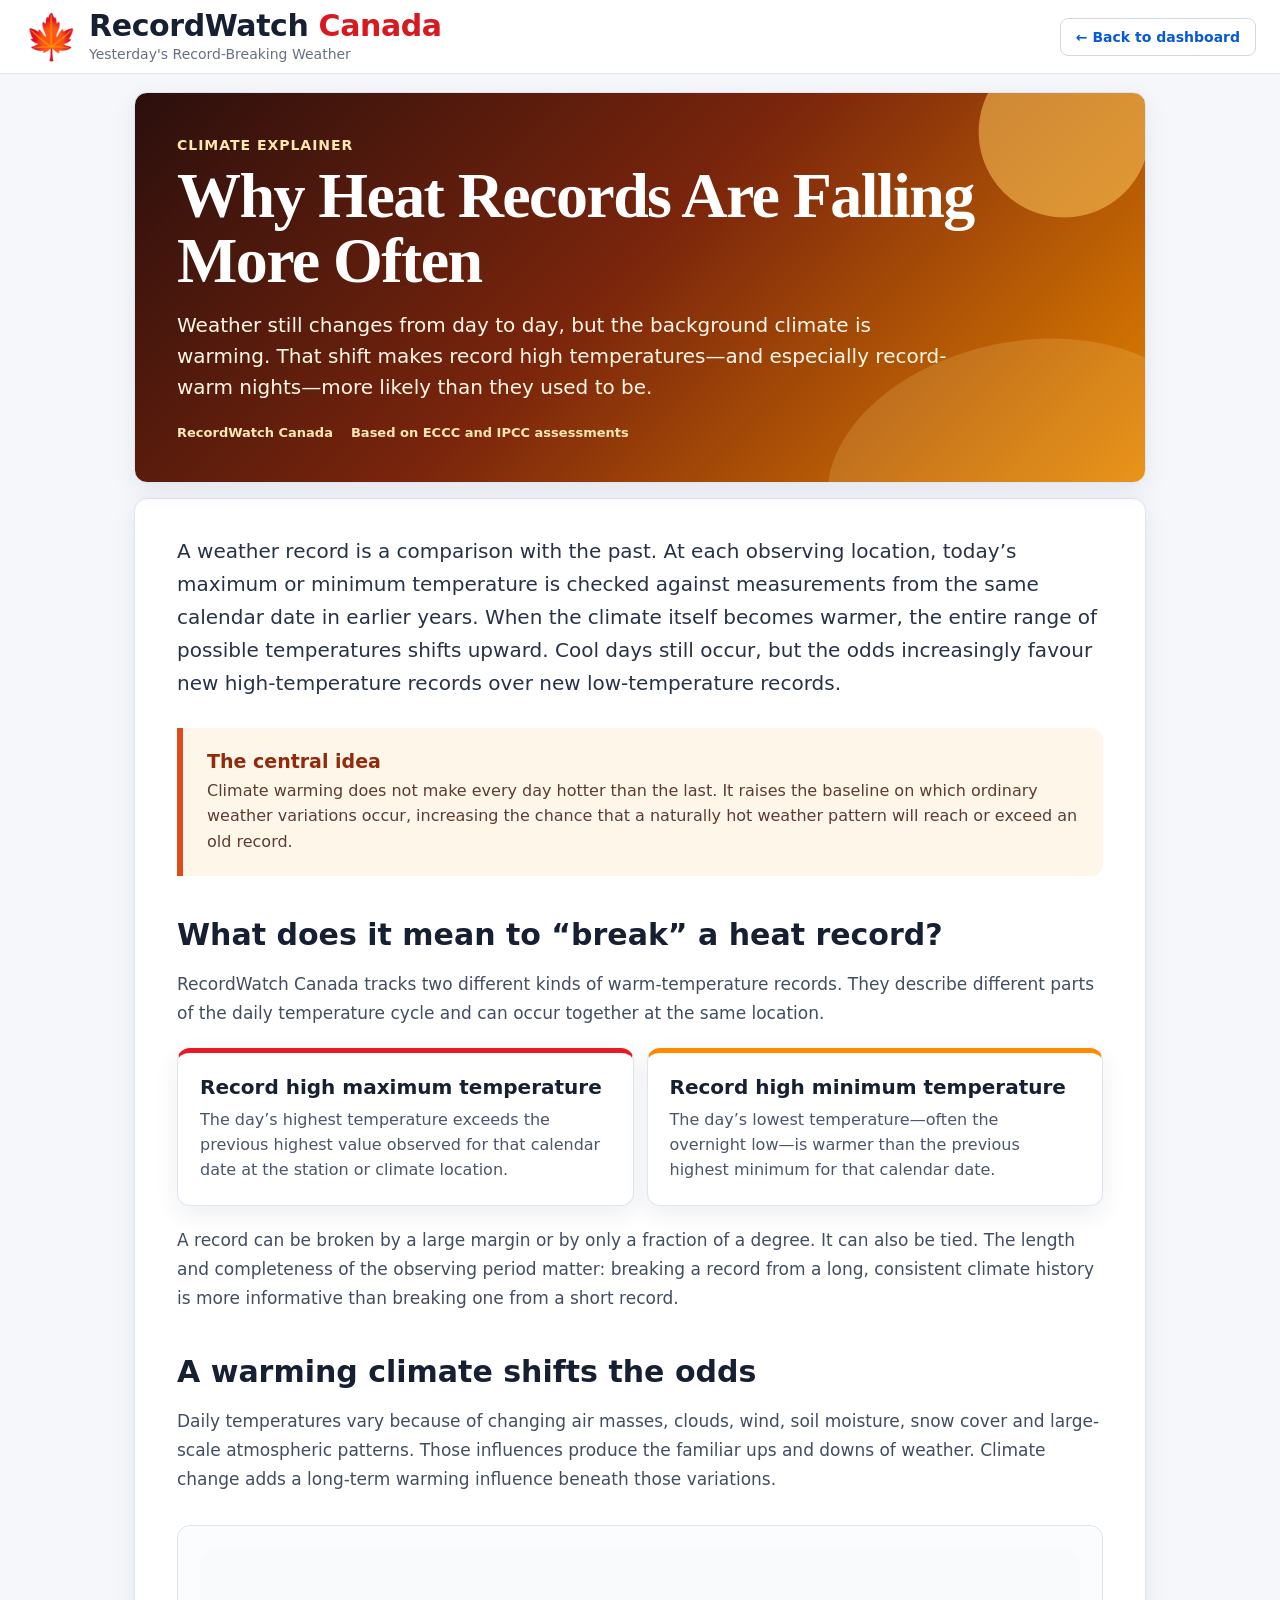
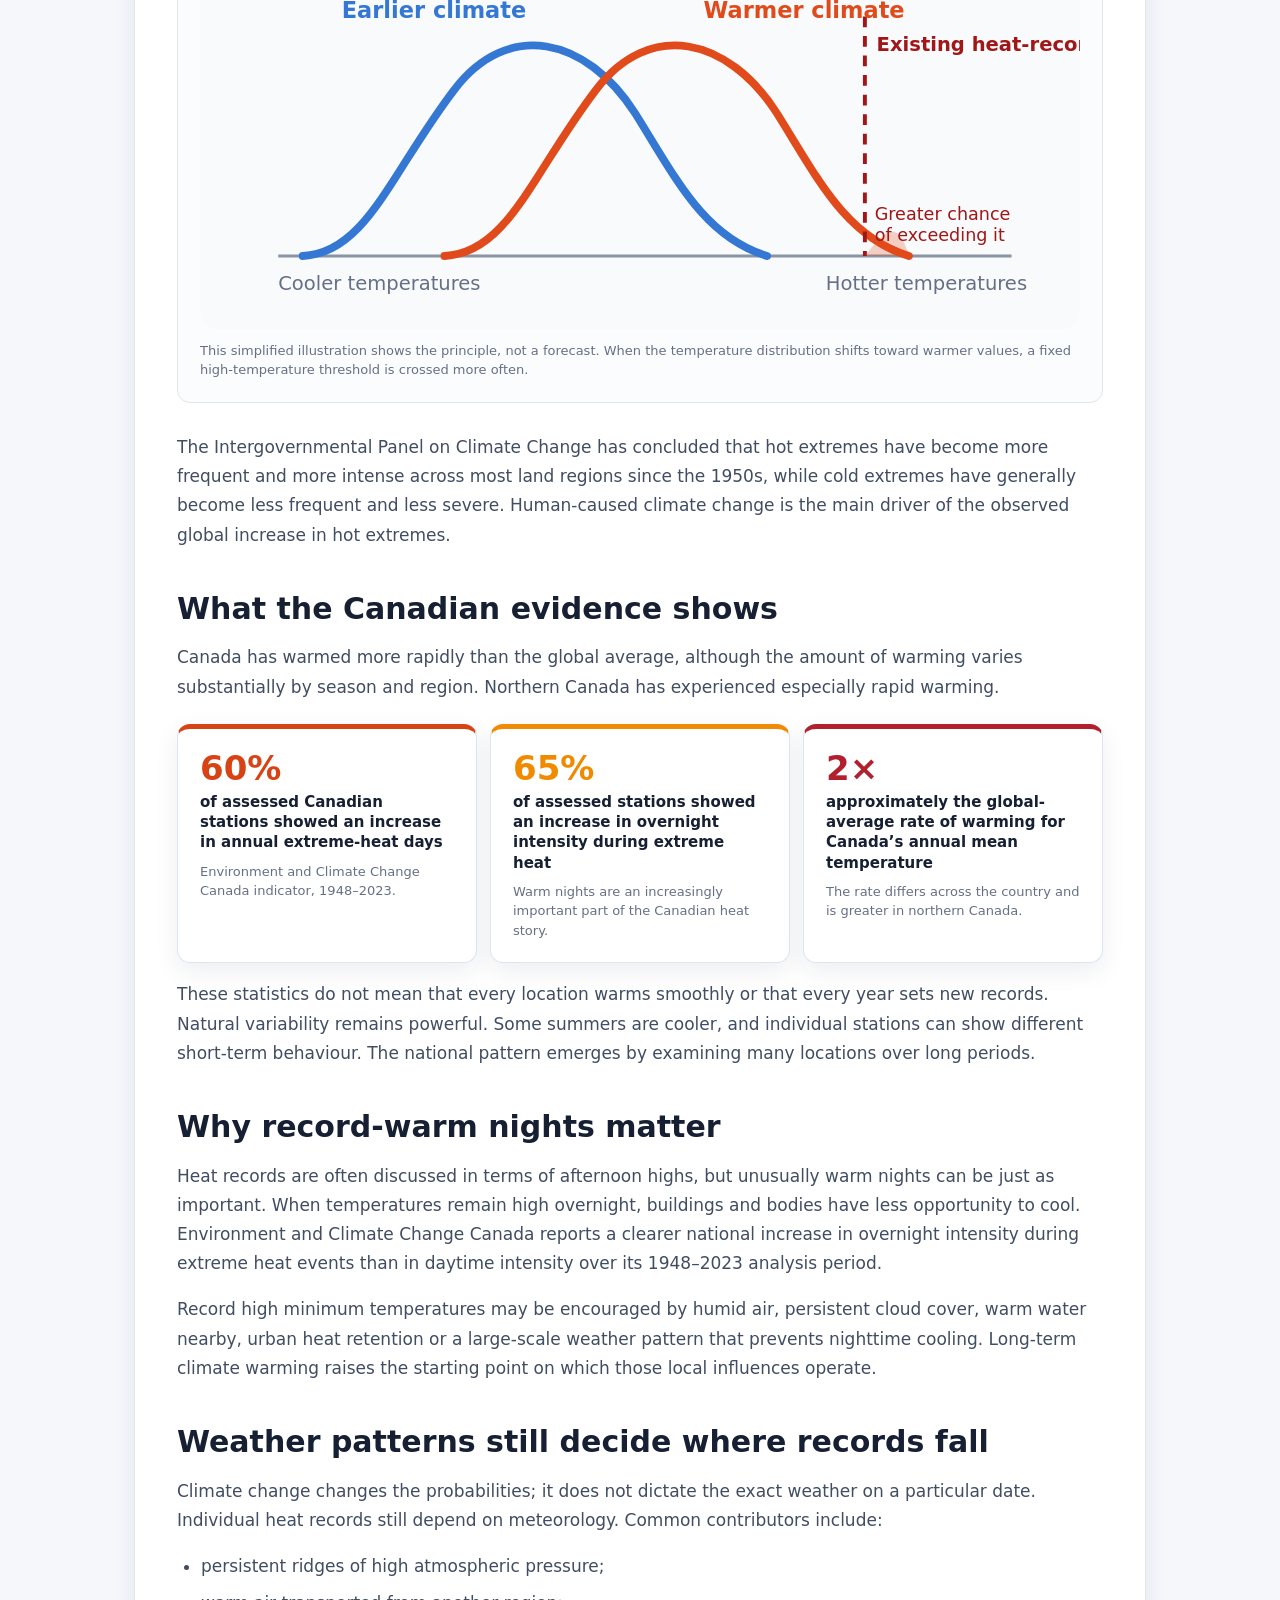
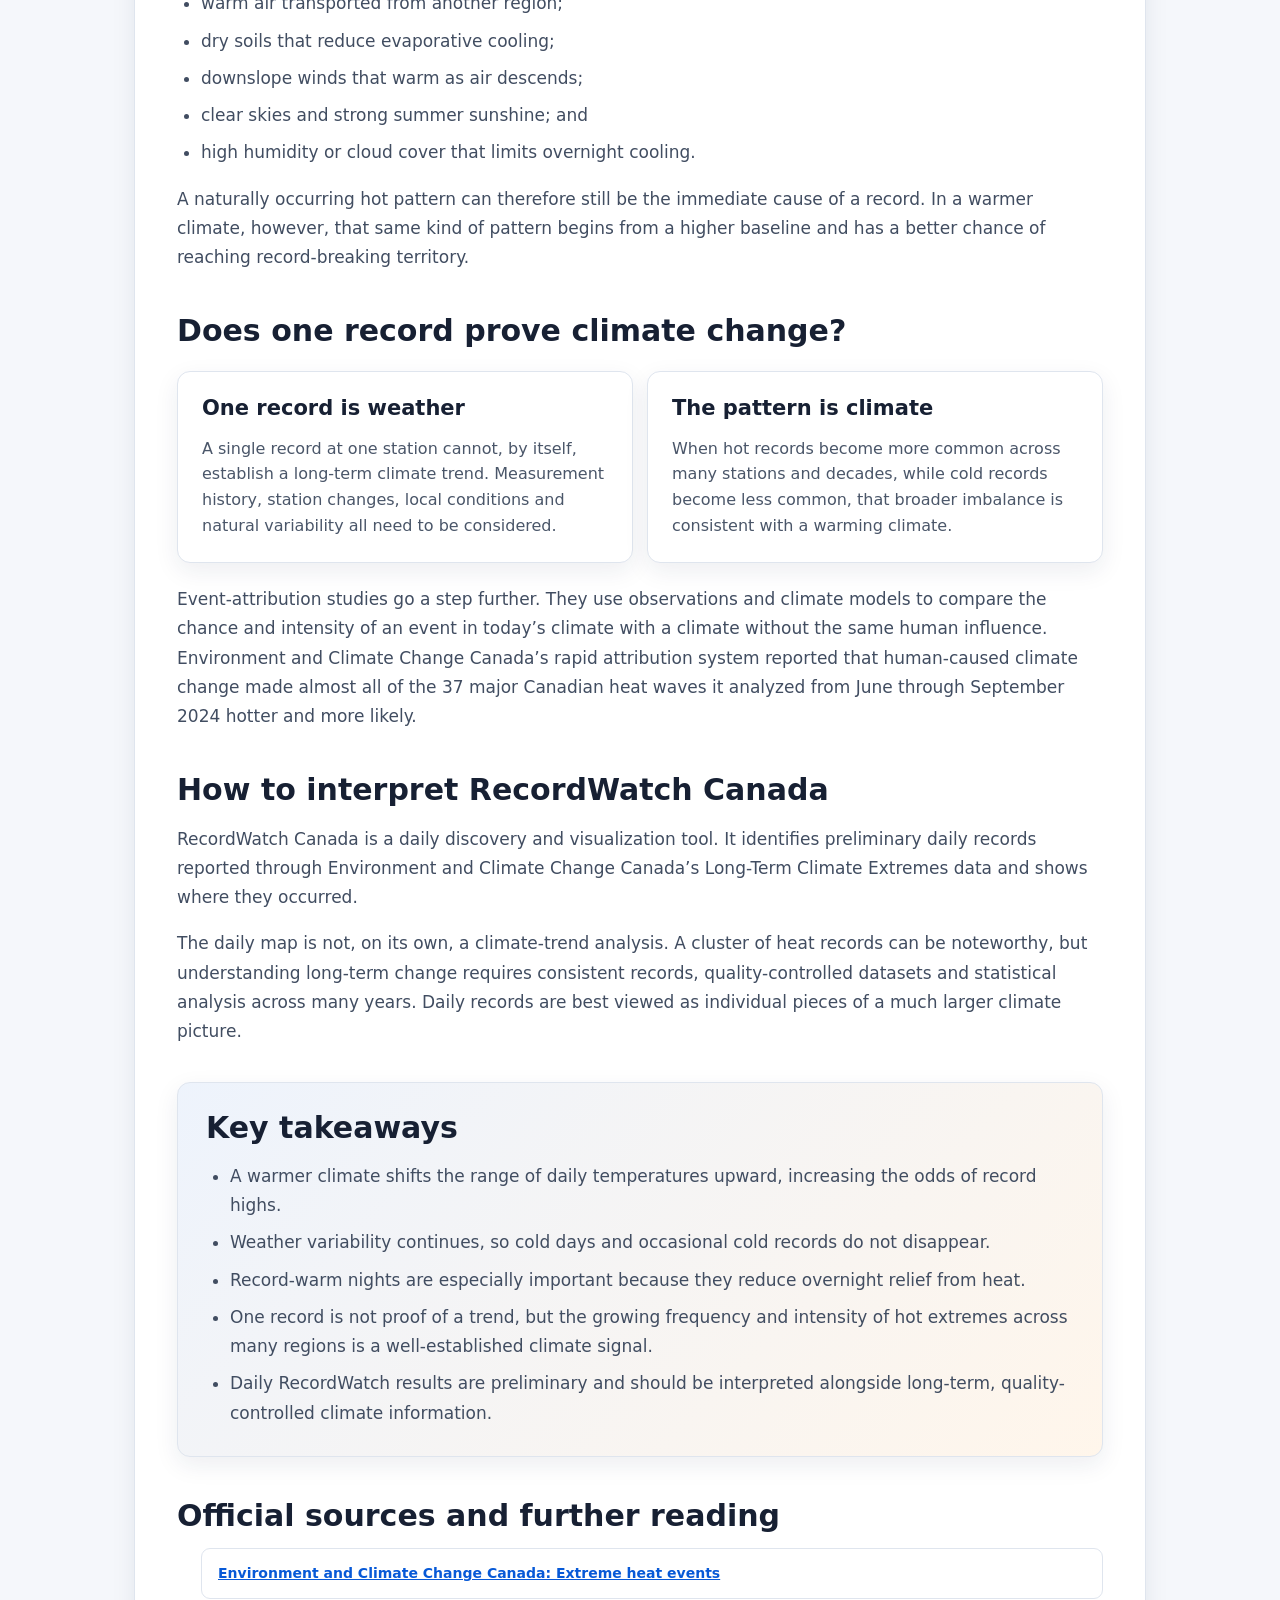
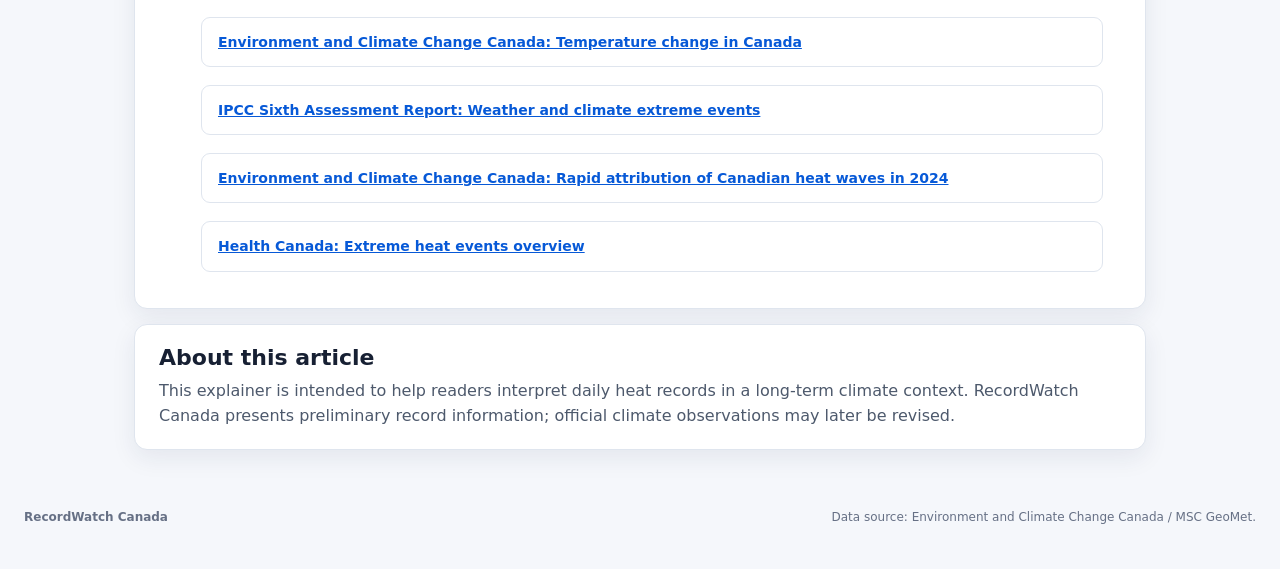
<file: heat-records.html>
<!doctype html>
<html lang="en">
<head>
  <meta charset="utf-8">

  <meta
    name="viewport"
    content="width=device-width, initial-scale=1"
  >

  <title>
    Why Heat Records Are Falling More Often | RecordWatch Canada
  </title>

  <meta
    name="description"
    content="Why record high temperatures and warm-night records are becoming more common in Canada as the climate warms."
  >

  <link
    rel="stylesheet"
    href="styles.css?v=heat-records-1"
  >

  <style>
    .heat-shell {
      max-width: 1060px;
    }

    .heat-back {
      margin-left: auto;
      padding: 10px 15px;
      border: 1px solid #cfd7e5;
      border-radius: 8px;
      color: var(--blue);
      font-size: 14px;
      font-weight: 800;
      text-decoration: none;
      white-space: nowrap;
    }

    .heat-back:hover {
      background: #f3f7fd;
    }

    .heat-hero {
      position: relative;
      overflow: hidden;
      padding: 42px;
      background:
        radial-gradient(
          circle at 92% 10%,
          rgba(255, 199, 90, 0.55) 0 85px,
          transparent 86px
        ),
        linear-gradient(
          135deg,
          #2b0f0d 0%,
          #7b250c 48%,
          #e48400 100%
        );
      color: #fff;
    }

    .heat-hero::after {
      content: "";
      position: absolute;
      right: -70px;
      bottom: -120px;
      width: 390px;
      height: 260px;
      border-radius: 50%;
      background: rgba(255, 221, 138, 0.18);
      transform: rotate(-12deg);
    }

    .heat-kicker {
      position: relative;
      z-index: 1;
      display: inline-block;
      margin-bottom: 10px;
      color: #ffe7ad;
      font-size: 14px;
      font-weight: 900;
      letter-spacing: 0.07em;
      text-transform: uppercase;
    }

    .heat-hero h1 {
      position: relative;
      z-index: 1;
      max-width: 820px;
      margin: 0 0 16px;
      font-family: Georgia, serif;
      font-size: clamp(39px, 6vw, 64px);
      line-height: 1.02;
      letter-spacing: -0.025em;
    }

    .heat-deck {
      position: relative;
      z-index: 1;
      max-width: 780px;
      margin: 0;
      color: #fff8e8;
      font-size: 20px;
      line-height: 1.55;
    }

    .article-meta {
      display: flex;
      flex-wrap: wrap;
      gap: 8px 18px;
      margin-top: 22px;
      color: #ffe8b5;
      font-size: 13px;
      font-weight: 700;
    }

    .heat-article {
      margin-top: 15px;
      padding: 36px 42px;
    }

    .heat-article > p,
    .heat-article li {
      color: #414d61;
      font-size: 17px;
      line-height: 1.72;
    }

    .heat-article > p:first-child {
      margin-top: 0;
      color: #273248;
      font-size: 20px;
      line-height: 1.65;
    }

    .heat-article h2 {
      margin: 42px 0 14px;
      color: var(--ink);
      font-size: 30px;
      line-height: 1.15;
    }

    .heat-article h3 {
      margin: 25px 0 8px;
      color: var(--ink);
      font-size: 21px;
    }

    .heat-article ul {
      padding-left: 24px;
    }

    .heat-article li + li {
      margin-top: 8px;
    }

    .key-idea {
      margin: 28px 0;
      padding: 22px 24px;
      border-left: 6px solid #e04a1a;
      border-radius: 0 12px 12px 0;
      background: #fff6ea;
    }

    .key-idea strong {
      display: block;
      margin-bottom: 6px;
      color: #922a0c;
      font-size: 19px;
    }

    .key-idea p {
      margin: 0;
      color: #5d3c2f;
      font-size: 16px;
      line-height: 1.6;
    }

    .shift-figure {
      margin: 30px 0;
      padding: 22px;
      border: 1px solid var(--line);
      border-radius: 13px;
      background: #fbfcfe;
    }

    .shift-figure svg {
      display: block;
      width: 100%;
      height: auto;
    }

    .shift-figure figcaption {
      margin-top: 12px;
      color: var(--muted);
      font-size: 13px;
      line-height: 1.5;
    }

    .evidence-grid {
      display: grid;
      grid-template-columns: repeat(3, 1fr);
      gap: 13px;
      margin: 22px 0 10px;
    }

    .evidence-card {
      padding: 22px;
      border-top: 5px solid var(--evidence-colour);
    }

    .evidence-card strong {
      display: block;
      margin-bottom: 7px;
      color: var(--evidence-colour);
      font-size: 34px;
      line-height: 1;
    }

    .evidence-card span {
      display: block;
      color: var(--ink);
      font-size: 15px;
      font-weight: 800;
      line-height: 1.35;
    }

    .evidence-card p {
      margin: 9px 0 0;
      color: var(--muted);
      font-size: 13px;
      line-height: 1.5;
    }

    .record-types {
      display: grid;
      grid-template-columns: 1fr 1fr;
      gap: 13px;
      margin: 20px 0;
    }

    .record-type-card {
      padding: 22px;
      border-top: 5px solid var(--record-colour);
    }

    .record-type-card h3 {
      margin: 0 0 9px;
      font-size: 20px;
    }

    .record-type-card p {
      margin: 0;
      color: #4a5669;
      line-height: 1.55;
    }

    .weather-climate {
      display: grid;
      grid-template-columns: 1fr 1fr;
      gap: 14px;
      margin: 22px 0;
    }

    .weather-climate article {
      padding: 24px;
    }

    .weather-climate h3 {
      margin-top: 0;
    }

    .weather-climate p {
      margin-bottom: 0;
      color: #4a5669;
      line-height: 1.6;
    }

    .takeaways {
      margin-top: 36px;
      padding: 28px;
      background:
        linear-gradient(
          135deg,
          rgba(7, 89, 215, 0.07),
          rgba(255, 138, 0, 0.08)
        ),
        #fff;
    }

    .takeaways h2 {
      margin-top: 0;
    }

    .takeaways ul {
      margin-bottom: 0;
    }

    .source-list {
      display: grid;
      gap: 10px;
      margin: 15px 0 0;
      padding: 0;
      list-style: none;
    }

    .source-list li {
      margin: 0;
      padding: 14px 16px;
      border: 1px solid var(--line);
      border-radius: 9px;
      background: #fff;
      font-size: 14px;
      line-height: 1.45;
    }

    .source-list a {
      color: var(--blue);
      font-weight: 800;
    }

    .editorial-note {
      margin-top: 15px;
      padding: 20px 24px;
    }

    .editorial-note h2 {
      margin: 0 0 8px;
      font-size: 22px;
    }

    .editorial-note p {
      margin: 0;
      color: #4d596c;
      line-height: 1.6;
    }

    @media (max-width: 820px) {
      .heat-back {
        padding: 8px 10px;
        font-size: 12px;
      }

      .heat-hero {
        padding: 32px 26px;
      }

      .heat-article {
        padding: 28px 26px;
      }

      .evidence-grid {
        grid-template-columns: 1fr;
      }

      .record-types,
      .weather-climate {
        grid-template-columns: 1fr;
      }
    }

    @media (max-width: 520px) {
      .heat-back {
        font-size: 0;
      }

      .heat-back::after {
        content: "← Home";
        font-size: 12px;
      }

      .heat-hero {
        padding: 27px 21px;
      }

      .heat-hero h1 {
        font-size: 42px;
      }

      .heat-deck {
        font-size: 17px;
      }

      .heat-article {
        padding: 23px 20px;
      }

      .heat-article > p,
      .heat-article li {
        font-size: 16px;
      }

      .heat-article > p:first-child {
        font-size: 18px;
      }

      .heat-article h2 {
        font-size: 26px;
      }

      .shift-figure {
        padding: 12px;
      }
    }
  </style>
</head>

<body>
  <header class="site-header article-header">
    <a
      class="brand"
      href="index.html"
      aria-label="RecordWatch Canada home"
    >
      <span
        class="brand-leaf"
        aria-hidden="true"
      >
        🍁
      </span>

      <span>
        <strong>
          RecordWatch <em>Canada</em>
        </strong>

        <small>
          Yesterday's Record-Breaking Weather
        </small>
      </span>
    </a>

    <a
      class="heat-back"
      href="index.html"
    >
      ← Back to dashboard
    </a>
  </header>

  <main class="page-shell heat-shell">
    <section class="card heat-hero">
      <span class="heat-kicker">
        Climate explainer
      </span>

      <h1>
        Why Heat Records Are Falling More Often
      </h1>

      <p class="heat-deck">
        Weather still changes from day to day, but the
        background climate is warming. That shift makes
        record high temperatures—and especially record-warm
        nights—more likely than they used to be.
      </p>

      <div class="article-meta">
        <span>RecordWatch Canada</span>
        <span>Based on ECCC and IPCC assessments</span>
      </div>
    </section>

    <article class="card heat-article">
      <p>
        A weather record is a comparison with the past. At
        each observing location, today’s maximum or minimum
        temperature is checked against measurements from the
        same calendar date in earlier years. When the climate
        itself becomes warmer, the entire range of possible
        temperatures shifts upward. Cool days still occur,
        but the odds increasingly favour new high-temperature
        records over new low-temperature records.
      </p>

      <div class="key-idea">
        <strong>The central idea</strong>

        <p>
          Climate warming does not make every day hotter than
          the last. It raises the baseline on which ordinary
          weather variations occur, increasing the chance
          that a naturally hot weather pattern will reach or
          exceed an old record.
        </p>
      </div>

      <h2>What does it mean to “break” a heat record?</h2>

      <p>
        RecordWatch Canada tracks two different kinds of
        warm-temperature records. They describe different
        parts of the daily temperature cycle and can occur
        together at the same location.
      </p>

      <div class="record-types">
        <section
          class="card record-type-card"
          style="--record-colour: var(--high-max);"
        >
          <h3>Record high maximum temperature</h3>

          <p>
            The day’s highest temperature exceeds the
            previous highest value observed for that calendar
            date at the station or climate location.
          </p>
        </section>

        <section
          class="card record-type-card"
          style="--record-colour: var(--high-min);"
        >
          <h3>Record high minimum temperature</h3>

          <p>
            The day’s lowest temperature—often the overnight
            low—is warmer than the previous highest minimum
            for that calendar date.
          </p>
        </section>
      </div>

      <p>
        A record can be broken by a large margin or by only a
        fraction of a degree. It can also be tied. The length
        and completeness of the observing period matter:
        breaking a record from a long, consistent climate
        history is more informative than breaking one from a
        short record.
      </p>

      <h2>A warming climate shifts the odds</h2>

      <p>
        Daily temperatures vary because of changing air
        masses, clouds, wind, soil moisture, snow cover and
        large-scale atmospheric patterns. Those influences
        produce the familiar ups and downs of weather. Climate
        change adds a long-term warming influence beneath
        those variations.
      </p>

      <figure class="shift-figure">
        <svg
          viewBox="0 0 900 390"
          role="img"
          aria-labelledby="shiftTitle shiftDescription"
        >
          <title id="shiftTitle">
            Illustration of a warming temperature distribution
          </title>

          <desc id="shiftDescription">
            Two overlapping temperature curves show a warmer
            climate shifted toward higher temperatures, with a
            larger area beyond a fixed record threshold.
          </desc>

          <rect
            x="0"
            y="0"
            width="900"
            height="390"
            rx="18"
            fill="#f8fafc"
          />

          <line
            x1="80"
            y1="315"
            x2="830"
            y2="315"
            stroke="#8994a5"
            stroke-width="3"
          />

          <text
            x="80"
            y="350"
            fill="#667085"
            font-size="20"
          >
            Cooler temperatures
          </text>

          <text
            x="640"
            y="350"
            fill="#667085"
            font-size="20"
          >
            Hotter temperatures
          </text>

          <path
            d="M105 315 C170 312 195 230 260 145 C315 73 395 91 445 169 C487 236 515 295 580 315"
            fill="none"
            stroke="#3478d4"
            stroke-width="8"
            stroke-linecap="round"
          />

          <path
            d="M250 315 C315 312 340 230 405 145 C460 73 540 91 590 169 C632 236 660 295 725 315"
            fill="none"
            stroke="#e14a1a"
            stroke-width="8"
            stroke-linecap="round"
          />

          <line
            x1="680"
            y1="70"
            x2="680"
            y2="315"
            stroke="#a11717"
            stroke-width="4"
            stroke-dasharray="11 9"
          />

          <path
            d="M680 315 C699 291 713 274 725 315 Z"
            fill="#e14a1a"
            opacity="0.25"
          />

          <text
            x="145"
            y="72"
            fill="#3478d4"
            font-size="23"
            font-weight="700"
          >
            Earlier climate
          </text>

          <text
            x="515"
            y="72"
            fill="#e14a1a"
            font-size="23"
            font-weight="700"
          >
            Warmer climate
          </text>

          <text
            x="692"
            y="105"
            fill="#a11717"
            font-size="20"
            font-weight="700"
          >
            Existing heat-record threshold
          </text>

          <text
            x="690"
            y="278"
            fill="#a11717"
            font-size="18"
          >
            Greater chance
          </text>

          <text
            x="690"
            y="300"
            fill="#a11717"
            font-size="18"
          >
            of exceeding it
          </text>
        </svg>

        <figcaption>
          This simplified illustration shows the principle,
          not a forecast. When the temperature distribution
          shifts toward warmer values, a fixed high-temperature
          threshold is crossed more often.
        </figcaption>
      </figure>

      <p>
        The Intergovernmental Panel on Climate Change has
        concluded that hot extremes have become more frequent
        and more intense across most land regions since the
        1950s, while cold extremes have generally become less
        frequent and less severe. Human-caused climate change
        is the main driver of the observed global increase in
        hot extremes.
      </p>

      <h2>What the Canadian evidence shows</h2>

      <p>
        Canada has warmed more rapidly than the global
        average, although the amount of warming varies
        substantially by season and region. Northern Canada
        has experienced especially rapid warming.
      </p>

      <div class="evidence-grid">
        <section
          class="card evidence-card"
          style="--evidence-colour: #d84315;"
        >
          <strong>60%</strong>

          <span>
            of assessed Canadian stations showed an increase
            in annual extreme-heat days
          </span>

          <p>
            Environment and Climate Change Canada indicator,
            1948–2023.
          </p>
        </section>

        <section
          class="card evidence-card"
          style="--evidence-colour: #f08a00;"
        >
          <strong>65%</strong>

          <span>
            of assessed stations showed an increase in
            overnight intensity during extreme heat
          </span>

          <p>
            Warm nights are an increasingly important part of
            the Canadian heat story.
          </p>
        </section>

        <section
          class="card evidence-card"
          style="--evidence-colour: #b21f2d;"
        >
          <strong>2×</strong>

          <span>
            approximately the global-average rate of warming
            for Canada’s annual mean temperature
          </span>

          <p>
            The rate differs across the country and is greater
            in northern Canada.
          </p>
        </section>
      </div>

      <p>
        These statistics do not mean that every location warms
        smoothly or that every year sets new records. Natural
        variability remains powerful. Some summers are cooler,
        and individual stations can show different short-term
        behaviour. The national pattern emerges by examining
        many locations over long periods.
      </p>

      <h2>Why record-warm nights matter</h2>

      <p>
        Heat records are often discussed in terms of afternoon
        highs, but unusually warm nights can be just as
        important. When temperatures remain high overnight,
        buildings and bodies have less opportunity to cool.
        Environment and Climate Change Canada reports a clearer
        national increase in overnight intensity during extreme
        heat events than in daytime intensity over its
        1948–2023 analysis period.
      </p>

      <p>
        Record high minimum temperatures may be encouraged by
        humid air, persistent cloud cover, warm water nearby,
        urban heat retention or a large-scale weather pattern
        that prevents nighttime cooling. Long-term climate
        warming raises the starting point on which those local
        influences operate.
      </p>

      <h2>Weather patterns still decide where records fall</h2>

      <p>
        Climate change changes the probabilities; it does not
        dictate the exact weather on a particular date.
        Individual heat records still depend on meteorology.
        Common contributors include:
      </p>

      <ul>
        <li>
          persistent ridges of high atmospheric pressure;
        </li>
        <li>
          warm air transported from another region;
        </li>
        <li>
          dry soils that reduce evaporative cooling;
        </li>
        <li>
          downslope winds that warm as air descends;
        </li>
        <li>
          clear skies and strong summer sunshine; and
        </li>
        <li>
          high humidity or cloud cover that limits overnight
          cooling.
        </li>
      </ul>

      <p>
        A naturally occurring hot pattern can therefore still
        be the immediate cause of a record. In a warmer climate,
        however, that same kind of pattern begins from a higher
        baseline and has a better chance of reaching
        record-breaking territory.
      </p>

      <h2>Does one record prove climate change?</h2>

      <div class="weather-climate">
        <article class="card">
          <h3>One record is weather</h3>

          <p>
            A single record at one station cannot, by itself,
            establish a long-term climate trend. Measurement
            history, station changes, local conditions and
            natural variability all need to be considered.
          </p>
        </article>

        <article class="card">
          <h3>The pattern is climate</h3>

          <p>
            When hot records become more common across many
            stations and decades, while cold records become
            less common, that broader imbalance is consistent
            with a warming climate.
          </p>
        </article>
      </div>

      <p>
        Event-attribution studies go a step further. They use
        observations and climate models to compare the chance
        and intensity of an event in today’s climate with a
        climate without the same human influence. Environment
        and Climate Change Canada’s rapid attribution system
        reported that human-caused climate change made almost
        all of the 37 major Canadian heat waves it analyzed
        from June through September 2024 hotter and more
        likely.
      </p>

      <h2>How to interpret RecordWatch Canada</h2>

      <p>
        RecordWatch Canada is a daily discovery and
        visualization tool. It identifies preliminary daily
        records reported through Environment and Climate
        Change Canada’s Long-Term Climate Extremes data and
        shows where they occurred.
      </p>

      <p>
        The daily map is not, on its own, a climate-trend
        analysis. A cluster of heat records can be noteworthy,
        but understanding long-term change requires consistent
        records, quality-controlled datasets and statistical
        analysis across many years. Daily records are best
        viewed as individual pieces of a much larger climate
        picture.
      </p>

      <section class="card takeaways">
        <h2>Key takeaways</h2>

        <ul>
          <li>
            A warmer climate shifts the range of daily
            temperatures upward, increasing the odds of record
            highs.
          </li>

          <li>
            Weather variability continues, so cold days and
            occasional cold records do not disappear.
          </li>

          <li>
            Record-warm nights are especially important because
            they reduce overnight relief from heat.
          </li>

          <li>
            One record is not proof of a trend, but the growing
            frequency and intensity of hot extremes across many
            regions is a well-established climate signal.
          </li>

          <li>
            Daily RecordWatch results are preliminary and
            should be interpreted alongside long-term,
            quality-controlled climate information.
          </li>
        </ul>
      </section>

      <h2>Official sources and further reading</h2>

      <ul class="source-list">
        <li>
          <a
            href="https://www.canada.ca/en/environment-climate-change/services/environmental-indicators/extreme-heat-events.html"
            target="_blank"
            rel="noopener"
          >
            Environment and Climate Change Canada:
            Extreme heat events
          </a>
        </li>

        <li>
          <a
            href="https://www.canada.ca/en/environment-climate-change/services/environmental-indicators/temperature-change.html"
            target="_blank"
            rel="noopener"
          >
            Environment and Climate Change Canada:
            Temperature change in Canada
          </a>
        </li>

        <li>
          <a
            href="https://www.ipcc.ch/report/ar6/wg1/chapter/chapter-11/"
            target="_blank"
            rel="noopener"
          >
            IPCC Sixth Assessment Report:
            Weather and climate extreme events
          </a>
        </li>

        <li>
          <a
            href="https://www.canada.ca/en/environment-climate-change/news/2024/10/climate-change-sets-and-breaks-heat-records-across-canada-this-summer.html"
            target="_blank"
            rel="noopener"
          >
            Environment and Climate Change Canada:
            Rapid attribution of Canadian heat waves in 2024
          </a>
        </li>

        <li>
          <a
            href="https://www.canada.ca/en/health-canada/services/climate-change-health/extreme-heat.html"
            target="_blank"
            rel="noopener"
          >
            Health Canada:
            Extreme heat events overview
          </a>
        </li>
      </ul>
    </article>

    <section class="card editorial-note">
      <h2>About this article</h2>

      <p>
        This explainer is intended to help readers
        interpret daily heat records in a long-term climate
        context. RecordWatch Canada presents preliminary
        record information; official climate observations may
        later be revised.
      </p>
    </section>
  </main>

  <footer>
    <strong>RecordWatch Canada</strong>

    <span>
      Data source: Environment and Climate Change Canada /
      MSC GeoMet.
    </span>
  </footer>
</body>
</html>
</file>
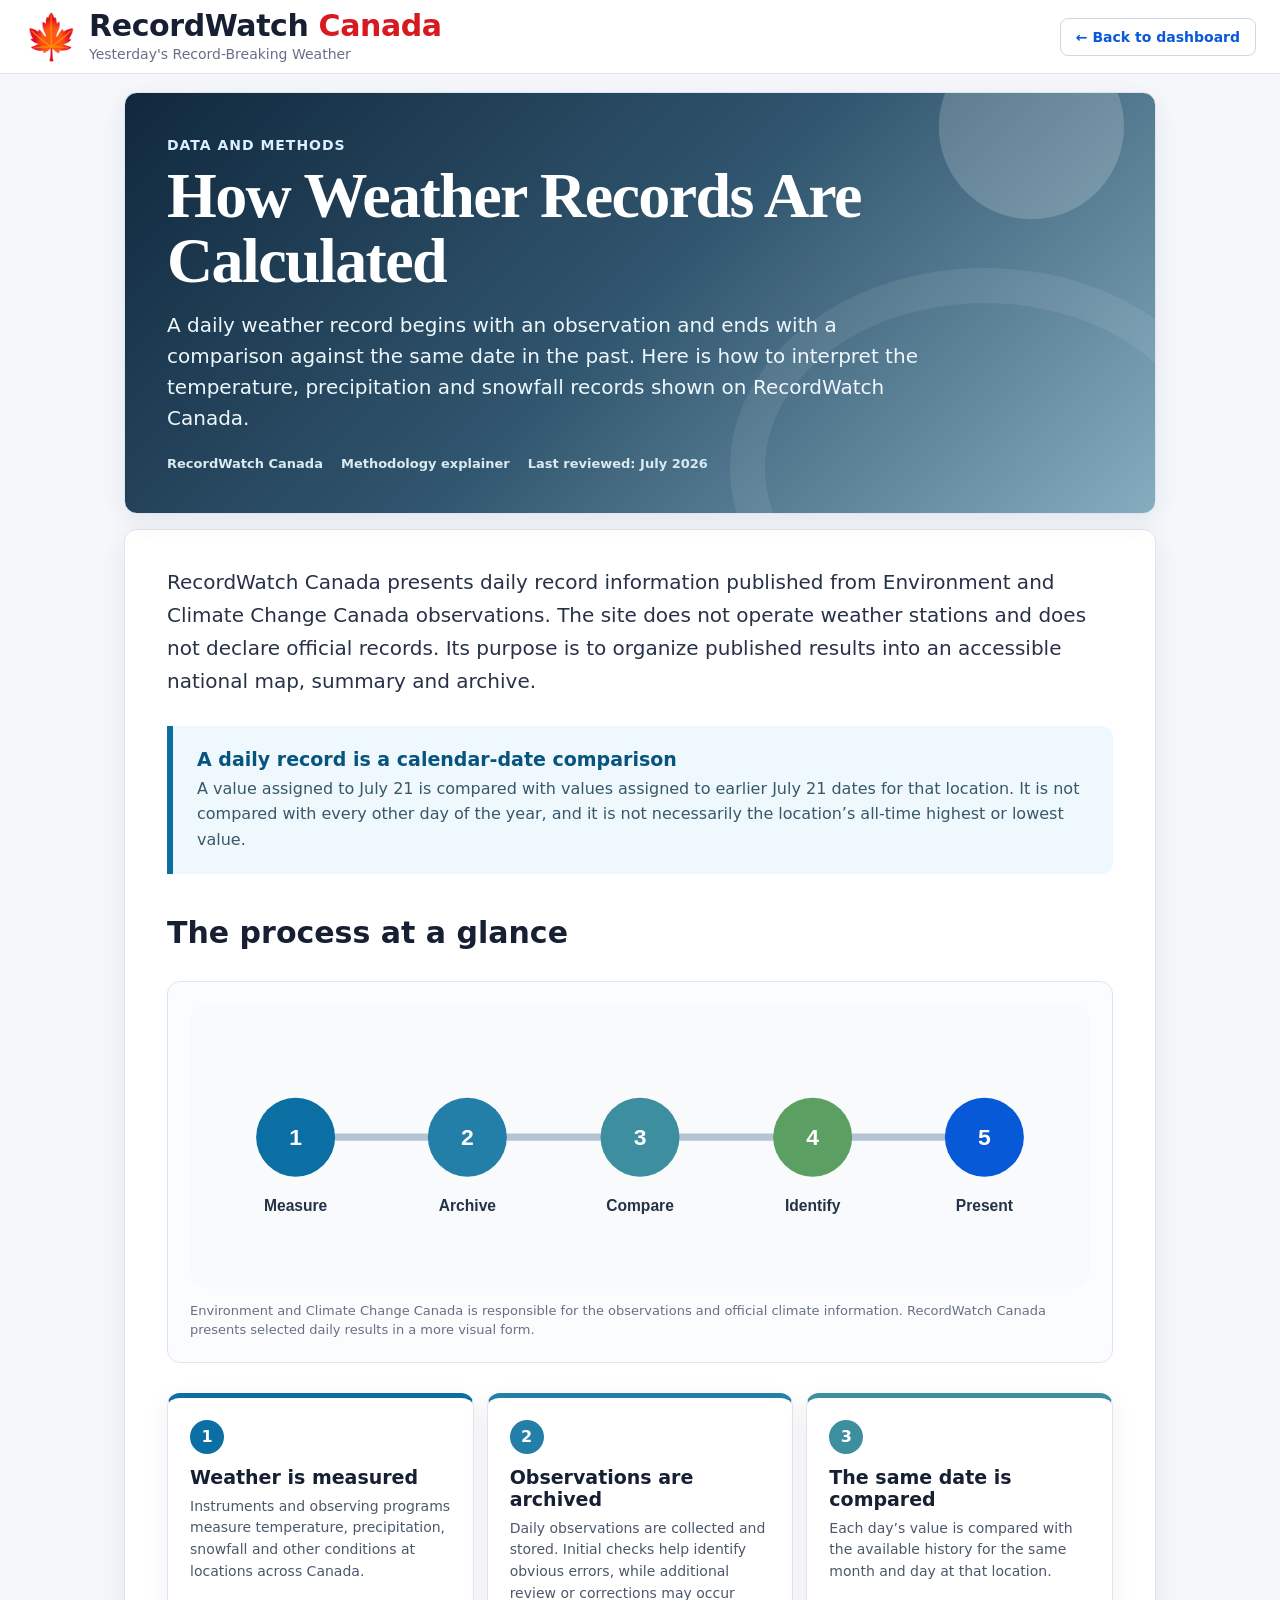
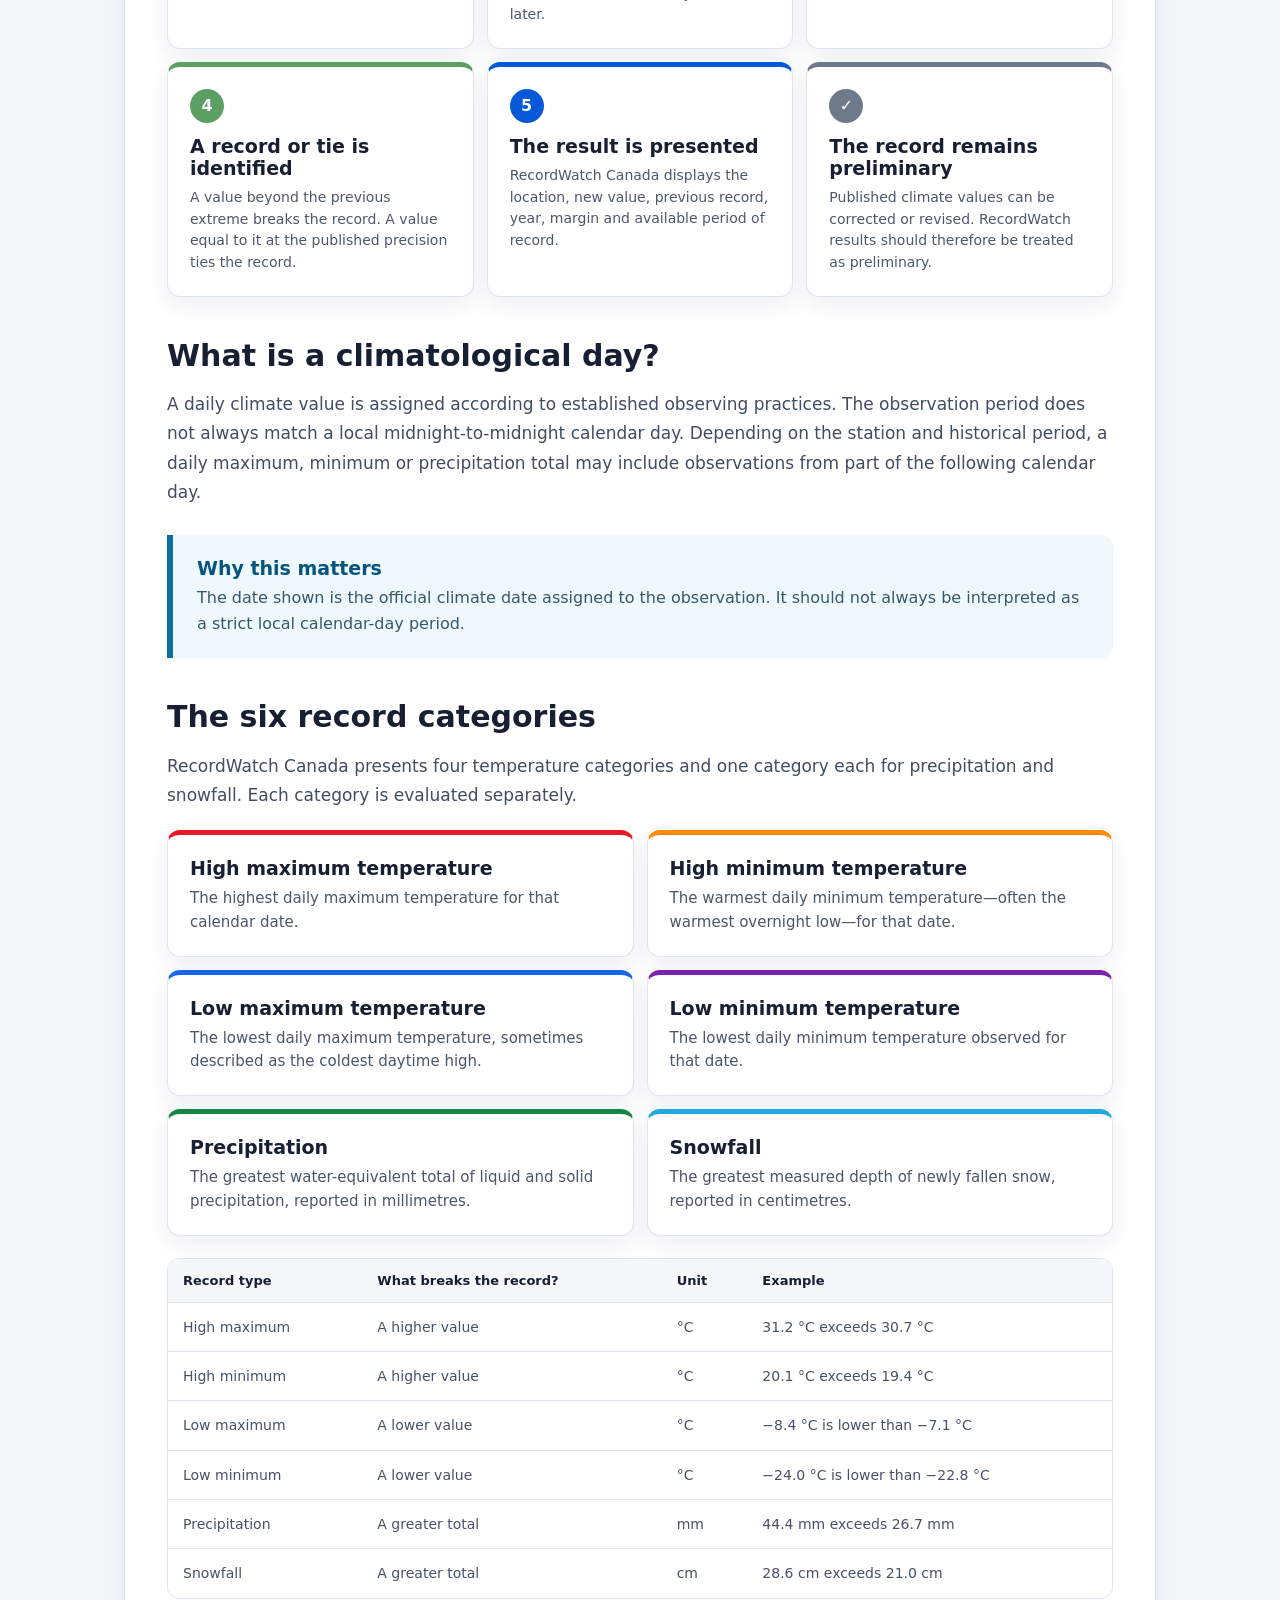
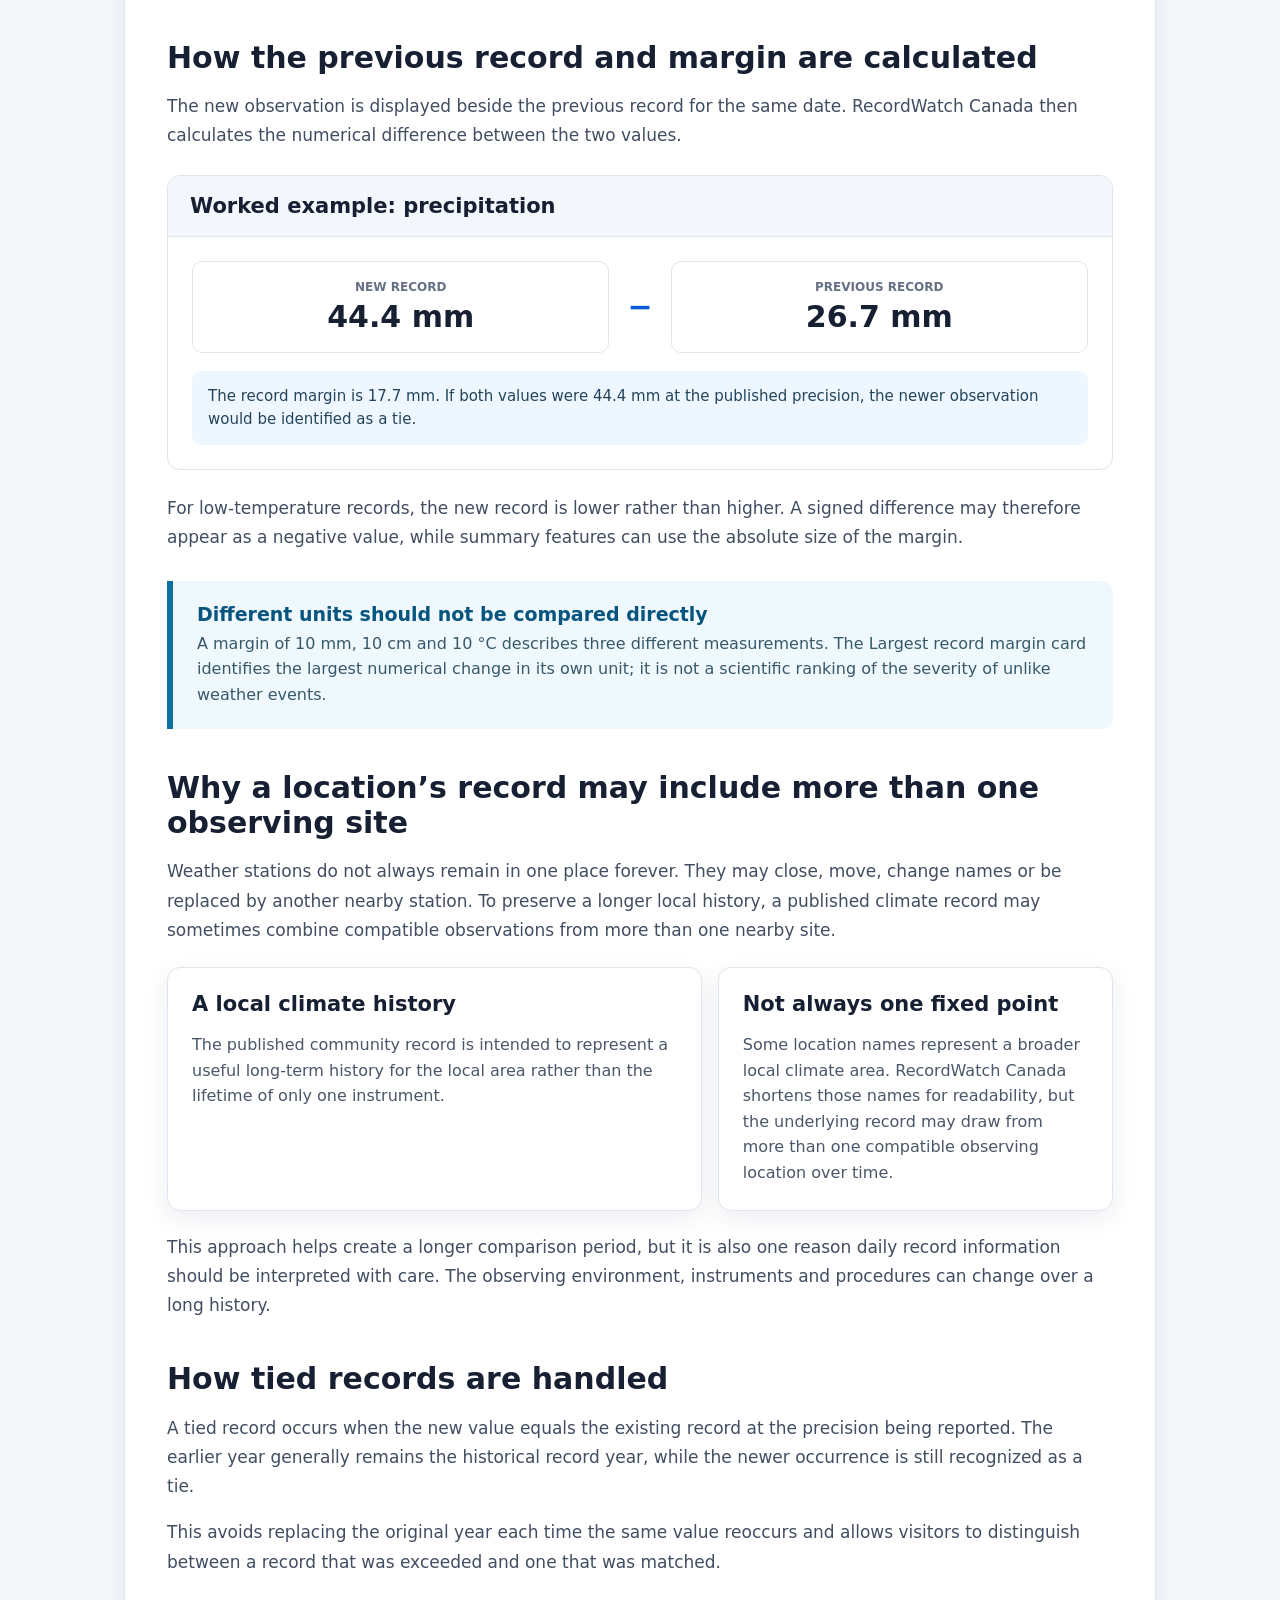
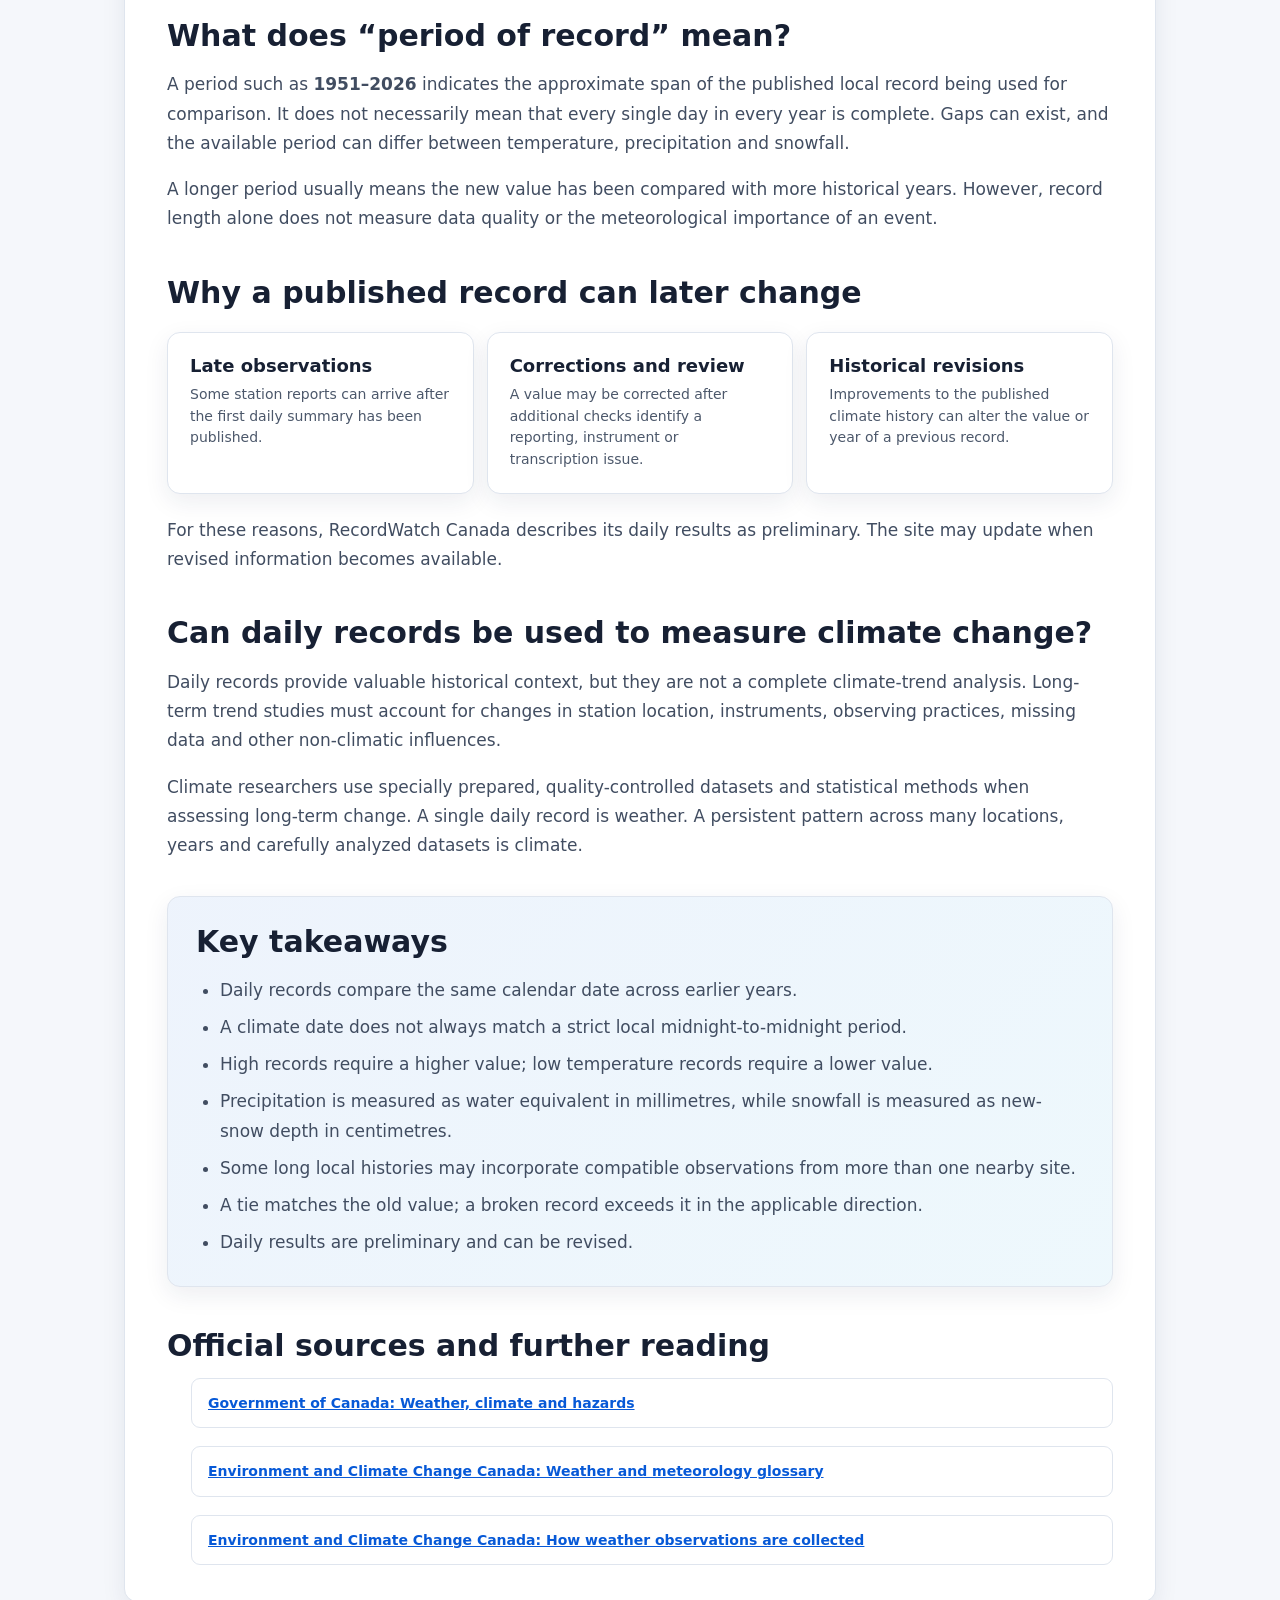
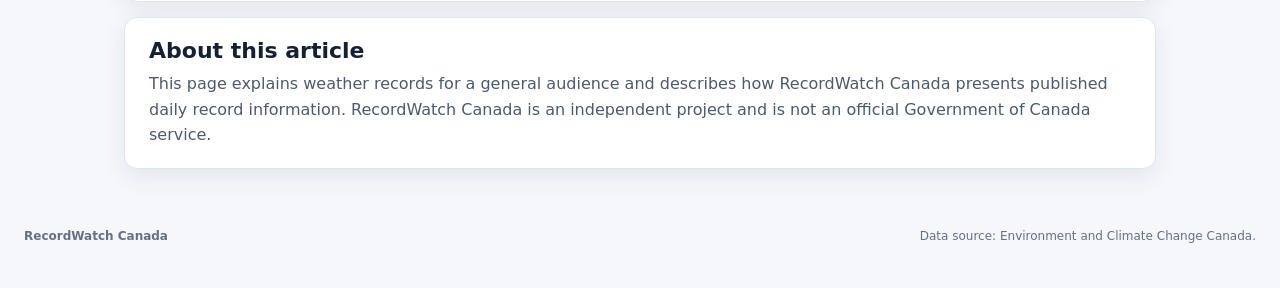
<file: how-records-are-calculated(1).html>
<!doctype html>
<html lang="en">
<head>
  <meta charset="utf-8">
  <meta name="viewport" content="width=device-width, initial-scale=1">
  <title>How Weather Records Are Calculated | RecordWatch Canada</title>
  <meta name="description" content="Learn how daily Canadian temperature, precipitation and snowfall records are measured, compared, tied, revised and presented by RecordWatch Canada.">
  <link rel="stylesheet" href="styles.css?v=record-methods-public-2">
  <style>
    .methods-shell{max-width:1080px}.methods-back{margin-left:auto;padding:10px 15px;border:1px solid #cfd7e5;border-radius:8px;color:var(--blue);font-size:14px;font-weight:800;text-decoration:none;white-space:nowrap}.methods-back:hover{background:#f3f7fd}.methods-hero{position:relative;overflow:hidden;padding:42px;background:radial-gradient(circle at 88% 8%,rgba(255,255,255,.18) 0 92px,transparent 93px),linear-gradient(135deg,#10283d 0%,#31566f 50%,#85acbf 100%);color:#fff}.methods-hero::after{content:"";position:absolute;right:-85px;bottom:-155px;width:440px;height:330px;border:35px solid rgba(255,255,255,.08);border-radius:50%}.methods-kicker{position:relative;z-index:1;display:inline-block;margin-bottom:10px;color:#dcefff;font-size:14px;font-weight:900;letter-spacing:.07em;text-transform:uppercase}.methods-hero h1{position:relative;z-index:1;max-width:850px;margin:0 0 16px;font-family:Georgia,serif;font-size:clamp(39px,6vw,64px);line-height:1.02;letter-spacing:-.025em}.methods-deck{position:relative;z-index:1;max-width:790px;margin:0;color:#eef7fb;font-size:20px;line-height:1.55}.article-meta{position:relative;z-index:1;display:flex;flex-wrap:wrap;gap:8px 18px;margin-top:22px;color:#d9eaf2;font-size:13px;font-weight:700}.methods-article{margin-top:15px;padding:36px 42px}.methods-article>p,.methods-article li{color:#414d61;font-size:17px;line-height:1.72}.methods-article>p:first-child{margin-top:0;color:#273248;font-size:20px;line-height:1.65}.methods-article h2{margin:42px 0 14px;color:var(--ink);font-size:30px;line-height:1.15}.methods-article h3{margin:25px 0 8px;color:var(--ink);font-size:21px}.methods-article ul,.methods-article ol{padding-left:24px}.methods-article li+li{margin-top:8px}.key-note{margin:28px 0;padding:22px 24px;border-left:6px solid #0b6fa4;border-radius:0 12px 12px 0;background:#eef8fd}.key-note strong{display:block;margin-bottom:6px;color:#07547f;font-size:19px}.key-note p{margin:0;color:#38586a;font-size:16px;line-height:1.6}.process-figure{margin:30px 0;padding:22px;border:1px solid var(--line);border-radius:13px;background:#fbfcfe}.process-figure svg{display:block;width:100%;height:auto}.process-figure figcaption{margin-top:12px;color:var(--muted);font-size:13px;line-height:1.5}.process-grid{display:grid;grid-template-columns:repeat(3,1fr);gap:13px;margin:22px 0}.process-card{position:relative;padding:22px;border-top:5px solid var(--step-colour)}.process-number{display:inline-flex;width:34px;height:34px;align-items:center;justify-content:center;margin-bottom:12px;border-radius:50%;background:var(--step-colour);color:#fff;font-size:16px;font-weight:900}.process-card h3{margin:0 0 8px;font-size:19px}.process-card p{margin:0;color:#4c586b;font-size:14px;line-height:1.55}.record-types{display:grid;grid-template-columns:repeat(2,1fr);gap:13px;margin:20px 0}.record-type-card{padding:22px;border-top:5px solid var(--record-colour)}.record-type-card h3{margin:0 0 8px;font-size:19px}.record-type-card p{margin:0;color:#4a5669;font-size:15px;line-height:1.55}.worked-example{margin:24px 0;overflow:hidden;border:1px solid var(--line);border-radius:13px;background:#fff}.worked-example header{padding:18px 22px;background:#f3f7fb;border-bottom:1px solid var(--line)}.worked-example header h3{margin:0;font-size:21px}.worked-example-body{display:grid;grid-template-columns:1fr auto 1fr;gap:18px;align-items:center;padding:24px}.example-value{padding:18px;border:1px solid var(--line);border-radius:10px;text-align:center}.example-value span{display:block;margin-bottom:5px;color:var(--muted);font-size:12px;font-weight:800;text-transform:uppercase}.example-value strong{color:var(--ink);font-size:30px}.example-symbol{color:var(--blue);font-size:30px;font-weight:900}.example-result{grid-column:1/-1;margin:0;padding:14px 16px;border-radius:9px;background:#eef7ff;color:#24445d;font-size:15px;line-height:1.55}.definition-table-wrap{margin:22px 0;overflow-x:auto;border:1px solid var(--line);border-radius:12px}.definition-table{width:100%;min-width:760px;border-collapse:collapse;background:#fff}.definition-table th,.definition-table td{padding:14px 15px;border-bottom:1px solid var(--line);text-align:left;vertical-align:top}.definition-table th{background:#f5f7fb;color:var(--ink);font-size:13px}.definition-table td{color:#465267;font-size:14px;line-height:1.45}.definition-table tr:last-child td{border-bottom:0}.area-explainer{display:grid;grid-template-columns:1.15fr .85fr;gap:16px;margin:22px 0}.area-explainer article{padding:24px}.area-explainer h3{margin-top:0}.area-explainer p{margin-bottom:0;color:#4a5669;line-height:1.6}.radius-graphic{display:grid;place-items:center;min-height:260px;background:radial-gradient(circle,rgba(11,111,164,.18) 0 20%,transparent 21% 36%,rgba(11,111,164,.1) 37% 58%,transparent 59%),#f7fbfd;text-align:center}.radius-graphic strong{display:block;color:#07547f;font-size:34px}.radius-graphic span{display:block;max-width:180px;margin-top:6px;color:#4f6270;font-size:13px;font-weight:700;line-height:1.4}.caution-grid{display:grid;grid-template-columns:repeat(3,1fr);gap:13px;margin:22px 0}.caution-card{padding:22px}.caution-card h3{margin:0 0 8px;font-size:18px}.caution-card p{margin:0;color:#4c586b;font-size:14px;line-height:1.55}.takeaways{margin-top:36px;padding:28px;background:linear-gradient(135deg,rgba(7,89,215,.07),rgba(35,167,223,.08)),#fff}.takeaways h2{margin-top:0}.takeaways ul{margin-bottom:0}.source-list{display:grid;gap:10px;margin:15px 0 0;padding:0;list-style:none}.source-list li{margin:0;padding:14px 16px;border:1px solid var(--line);border-radius:9px;background:#fff;font-size:14px;line-height:1.45}.source-list a{color:var(--blue);font-weight:800}.about-note{margin-top:15px;padding:20px 24px}.about-note h2{margin:0 0 8px;font-size:22px}.about-note p{margin:0;color:#4d596c;line-height:1.6}@media(max-width:820px){.methods-back{padding:8px 10px;font-size:12px}.methods-hero{padding:32px 26px}.methods-article{padding:28px 26px}.process-grid,.caution-grid{grid-template-columns:1fr}.record-types,.area-explainer{grid-template-columns:1fr}}@media(max-width:620px){.worked-example-body{grid-template-columns:1fr}.example-symbol{transform:rotate(90deg);text-align:center}.example-result{grid-column:auto}}@media(max-width:520px){.methods-back{font-size:0}.methods-back::after{content:"← Home";font-size:12px}.methods-hero{padding:27px 21px}.methods-hero h1{font-size:42px}.methods-deck{font-size:17px}.methods-article{padding:23px 20px}.methods-article>p,.methods-article li{font-size:16px}.methods-article>p:first-child{font-size:18px}.methods-article h2{font-size:26px}.process-figure{padding:12px}}
  </style>
</head>
<body>
  <header class="site-header">
    <a class="brand" href="index.html" aria-label="RecordWatch Canada home">
      <span class="brand-leaf" aria-hidden="true">🍁</span>
      <span><strong>RecordWatch <em>Canada</em></strong><small>Yesterday's Record-Breaking Weather</small></span>
    </a>
    <a class="methods-back" href="index.html">← Back to dashboard</a>
  </header>

  <main class="page-shell methods-shell">
    <section class="card methods-hero">
      <span class="methods-kicker">Data and methods</span>
      <h1>How Weather Records Are Calculated</h1>
      <p class="methods-deck">A daily weather record begins with an observation and ends with a comparison against the same date in the past. Here is how to interpret the temperature, precipitation and snowfall records shown on RecordWatch Canada.</p>
      <div class="article-meta"><span>RecordWatch Canada</span><span>Methodology explainer</span><span>Last reviewed: July 2026</span></div>
    </section>

    <article class="card methods-article">
      <p>RecordWatch Canada presents daily record information published from Environment and Climate Change Canada observations. The site does not operate weather stations and does not declare official records. Its purpose is to organize published results into an accessible national map, summary and archive.</p>

      <div class="key-note"><strong>A daily record is a calendar-date comparison</strong><p>A value assigned to July 21 is compared with values assigned to earlier July 21 dates for that location. It is not compared with every other day of the year, and it is not necessarily the location’s all-time highest or lowest value.</p></div>

      <h2>The process at a glance</h2>

      <figure class="process-figure">
        <svg viewBox="0 0 980 310" role="img" aria-labelledby="processTitle processDescription">
          <title id="processTitle">Five steps from observation to a displayed record</title>
          <desc id="processDescription">Weather is measured, archived and reviewed, compared with the same date in earlier years, identified as a broken or tied record and presented by RecordWatch Canada.</desc>
          <rect x="0" y="0" width="980" height="310" rx="18" fill="#f8fafc"/>
          <line x1="115" y1="145" x2="865" y2="145" stroke="#b5c4d4" stroke-width="8" stroke-linecap="round"/>
          <g font-family="Arial, sans-serif">
            <g transform="translate(115 145)"><circle r="43" fill="#0b6fa4"/><text y="8" text-anchor="middle" fill="#fff" font-size="25" font-weight="700">1</text><text y="80" text-anchor="middle" fill="#243247" font-size="17" font-weight="700">Measure</text></g>
            <g transform="translate(302 145)"><circle r="43" fill="#247fa8"/><text y="8" text-anchor="middle" fill="#fff" font-size="25" font-weight="700">2</text><text y="80" text-anchor="middle" fill="#243247" font-size="17" font-weight="700">Archive</text></g>
            <g transform="translate(490 145)"><circle r="43" fill="#3d8f9f"/><text y="8" text-anchor="middle" fill="#fff" font-size="25" font-weight="700">3</text><text y="80" text-anchor="middle" fill="#243247" font-size="17" font-weight="700">Compare</text></g>
            <g transform="translate(678 145)"><circle r="43" fill="#5b9f63"/><text y="8" text-anchor="middle" fill="#fff" font-size="25" font-weight="700">4</text><text y="80" text-anchor="middle" fill="#243247" font-size="17" font-weight="700">Identify</text></g>
            <g transform="translate(865 145)"><circle r="43" fill="#0759d7"/><text y="8" text-anchor="middle" fill="#fff" font-size="25" font-weight="700">5</text><text y="80" text-anchor="middle" fill="#243247" font-size="17" font-weight="700">Present</text></g>
          </g>
        </svg>
        <figcaption>Environment and Climate Change Canada is responsible for the observations and official climate information. RecordWatch Canada presents selected daily results in a more visual form.</figcaption>
      </figure>

      <div class="process-grid">
        <section class="card process-card" style="--step-colour:#0b6fa4;"><span class="process-number">1</span><h3>Weather is measured</h3><p>Instruments and observing programs measure temperature, precipitation, snowfall and other conditions at locations across Canada.</p></section>
        <section class="card process-card" style="--step-colour:#247fa8;"><span class="process-number">2</span><h3>Observations are archived</h3><p>Daily observations are collected and stored. Initial checks help identify obvious errors, while additional review or corrections may occur later.</p></section>
        <section class="card process-card" style="--step-colour:#3d8f9f;"><span class="process-number">3</span><h3>The same date is compared</h3><p>Each day’s value is compared with the available history for the same month and day at that location.</p></section>
        <section class="card process-card" style="--step-colour:#5b9f63;"><span class="process-number">4</span><h3>A record or tie is identified</h3><p>A value beyond the previous extreme breaks the record. A value equal to it at the published precision ties the record.</p></section>
        <section class="card process-card" style="--step-colour:#0759d7;"><span class="process-number">5</span><h3>The result is presented</h3><p>RecordWatch Canada displays the location, new value, previous record, year, margin and available period of record.</p></section>
        <section class="card process-card" style="--step-colour:#6c7a89;"><span class="process-number">✓</span><h3>The record remains preliminary</h3><p>Published climate values can be corrected or revised. RecordWatch results should therefore be treated as preliminary.</p></section>
      </div>

      <h2>What is a climatological day?</h2>
      <p>A daily climate value is assigned according to established observing practices. The observation period does not always match a local midnight-to-midnight calendar day. Depending on the station and historical period, a daily maximum, minimum or precipitation total may include observations from part of the following calendar day.</p>
      <div class="key-note"><strong>Why this matters</strong><p>The date shown is the official climate date assigned to the observation. It should not always be interpreted as a strict local calendar-day period.</p></div>

      <h2>The six record categories</h2>
      <p>RecordWatch Canada presents four temperature categories and one category each for precipitation and snowfall. Each category is evaluated separately.</p>

      <div class="record-types">
        <section class="card record-type-card" style="--record-colour:var(--high-max);"><h3>High maximum temperature</h3><p>The highest daily maximum temperature for that calendar date.</p></section>
        <section class="card record-type-card" style="--record-colour:var(--high-min);"><h3>High minimum temperature</h3><p>The warmest daily minimum temperature—often the warmest overnight low—for that date.</p></section>
        <section class="card record-type-card" style="--record-colour:var(--low-max);"><h3>Low maximum temperature</h3><p>The lowest daily maximum temperature, sometimes described as the coldest daytime high.</p></section>
        <section class="card record-type-card" style="--record-colour:var(--low-min);"><h3>Low minimum temperature</h3><p>The lowest daily minimum temperature observed for that date.</p></section>
        <section class="card record-type-card" style="--record-colour:var(--precip);"><h3>Precipitation</h3><p>The greatest water-equivalent total of liquid and solid precipitation, reported in millimetres.</p></section>
        <section class="card record-type-card" style="--record-colour:var(--snow);"><h3>Snowfall</h3><p>The greatest measured depth of newly fallen snow, reported in centimetres.</p></section>
      </div>

      <div class="definition-table-wrap"><table class="definition-table"><thead><tr><th>Record type</th><th>What breaks the record?</th><th>Unit</th><th>Example</th></tr></thead><tbody>
        <tr><td>High maximum</td><td>A higher value</td><td>°C</td><td>31.2 °C exceeds 30.7 °C</td></tr>
        <tr><td>High minimum</td><td>A higher value</td><td>°C</td><td>20.1 °C exceeds 19.4 °C</td></tr>
        <tr><td>Low maximum</td><td>A lower value</td><td>°C</td><td>−8.4 °C is lower than −7.1 °C</td></tr>
        <tr><td>Low minimum</td><td>A lower value</td><td>°C</td><td>−24.0 °C is lower than −22.8 °C</td></tr>
        <tr><td>Precipitation</td><td>A greater total</td><td>mm</td><td>44.4 mm exceeds 26.7 mm</td></tr>
        <tr><td>Snowfall</td><td>A greater total</td><td>cm</td><td>28.6 cm exceeds 21.0 cm</td></tr>
      </tbody></table></div>

      <h2>How the previous record and margin are calculated</h2>
      <p>The new observation is displayed beside the previous record for the same date. RecordWatch Canada then calculates the numerical difference between the two values.</p>
      <section class="worked-example"><header><h3>Worked example: precipitation</h3></header><div class="worked-example-body"><div class="example-value"><span>New record</span><strong>44.4 mm</strong></div><div class="example-symbol" aria-hidden="true">−</div><div class="example-value"><span>Previous record</span><strong>26.7 mm</strong></div><p class="example-result">The record margin is 17.7 mm. If both values were 44.4 mm at the published precision, the newer observation would be identified as a tie.</p></div></section>
      <p>For low-temperature records, the new record is lower rather than higher. A signed difference may therefore appear as a negative value, while summary features can use the absolute size of the margin.</p>
      <div class="key-note"><strong>Different units should not be compared directly</strong><p>A margin of 10 mm, 10 cm and 10 °C describes three different measurements. The Largest record margin card identifies the largest numerical change in its own unit; it is not a scientific ranking of the severity of unlike weather events.</p></div>

      <h2>Why a location’s record may include more than one observing site</h2>
      <p>Weather stations do not always remain in one place forever. They may close, move, change names or be replaced by another nearby station. To preserve a longer local history, a published climate record may sometimes combine compatible observations from more than one nearby site.</p>
      <div class="area-explainer"><article class="card"><h3>A local climate history</h3><p>The published community record is intended to represent a useful long-term history for the local area rather than the lifetime of only one instrument.</p></article><article class="card"><h3>Not always one fixed point</h3><p>Some location names represent a broader local climate area. RecordWatch Canada shortens those names for readability, but the underlying record may draw from more than one compatible observing location over time.</p></article></div>
      <p>This approach helps create a longer comparison period, but it is also one reason daily record information should be interpreted with care. The observing environment, instruments and procedures can change over a long history.</p>

      <h2>How tied records are handled</h2>
      <p>A tied record occurs when the new value equals the existing record at the precision being reported. The earlier year generally remains the historical record year, while the newer occurrence is still recognized as a tie.</p>
      <p>This avoids replacing the original year each time the same value reoccurs and allows visitors to distinguish between a record that was exceeded and one that was matched.</p>

      <h2>What does “period of record” mean?</h2>
      <p>A period such as <strong>1951–2026</strong> indicates the approximate span of the published local record being used for comparison. It does not necessarily mean that every single day in every year is complete. Gaps can exist, and the available period can differ between temperature, precipitation and snowfall.</p>
      <p>A longer period usually means the new value has been compared with more historical years. However, record length alone does not measure data quality or the meteorological importance of an event.</p>

      <h2>Why a published record can later change</h2>
      <div class="caution-grid">
        <section class="card caution-card"><h3>Late observations</h3><p>Some station reports can arrive after the first daily summary has been published.</p></section>
        <section class="card caution-card"><h3>Corrections and review</h3><p>A value may be corrected after additional checks identify a reporting, instrument or transcription issue.</p></section>
        <section class="card caution-card"><h3>Historical revisions</h3><p>Improvements to the published climate history can alter the value or year of a previous record.</p></section>
      </div>
      <p>For these reasons, RecordWatch Canada describes its daily results as preliminary. The site may update when revised information becomes available.</p>

      <h2>Can daily records be used to measure climate change?</h2>
      <p>Daily records provide valuable historical context, but they are not a complete climate-trend analysis. Long-term trend studies must account for changes in station location, instruments, observing practices, missing data and other non-climatic influences.</p>
      <p>Climate researchers use specially prepared, quality-controlled datasets and statistical methods when assessing long-term change. A single daily record is weather. A persistent pattern across many locations, years and carefully analyzed datasets is climate.</p>

      <section class="card takeaways"><h2>Key takeaways</h2><ul>
        <li>Daily records compare the same calendar date across earlier years.</li>
        <li>A climate date does not always match a strict local midnight-to-midnight period.</li>
        <li>High records require a higher value; low temperature records require a lower value.</li>
        <li>Precipitation is measured as water equivalent in millimetres, while snowfall is measured as new-snow depth in centimetres.</li>
        <li>Some long local histories may incorporate compatible observations from more than one nearby site.</li>
        <li>A tie matches the old value; a broken record exceeds it in the applicable direction.</li>
        <li>Daily results are preliminary and can be revised.</li>
      </ul></section>

      <h2>Official sources and further reading</h2>
      <ul class="source-list">
        <li><a href="https://www.canada.ca/en/services/environment/weather.html" target="_blank" rel="noopener">Government of Canada: Weather, climate and hazards</a></li>
        <li><a href="https://www.canada.ca/en/environment-climate-change/services/weather-general-tools-resources/glossary.html" target="_blank" rel="noopener">Environment and Climate Change Canada: Weather and meteorology glossary</a></li>
        <li><a href="https://www.canada.ca/en/environment-climate-change/services/weather-general-tools-resources/how-we-use-observation-site.html" target="_blank" rel="noopener">Environment and Climate Change Canada: How weather observations are collected</a></li>
      </ul>
    </article>

    

    <section class="card about-note"><h2>About this article</h2><p>This page explains weather records for a general audience and describes how RecordWatch Canada presents published daily record information. RecordWatch Canada is an independent project and is not an official Government of Canada service.</p></section>
  </main>

  <footer><strong>RecordWatch Canada</strong><span>Data source: Environment and Climate Change Canada.</span></footer>
</body>
</html>
</file>
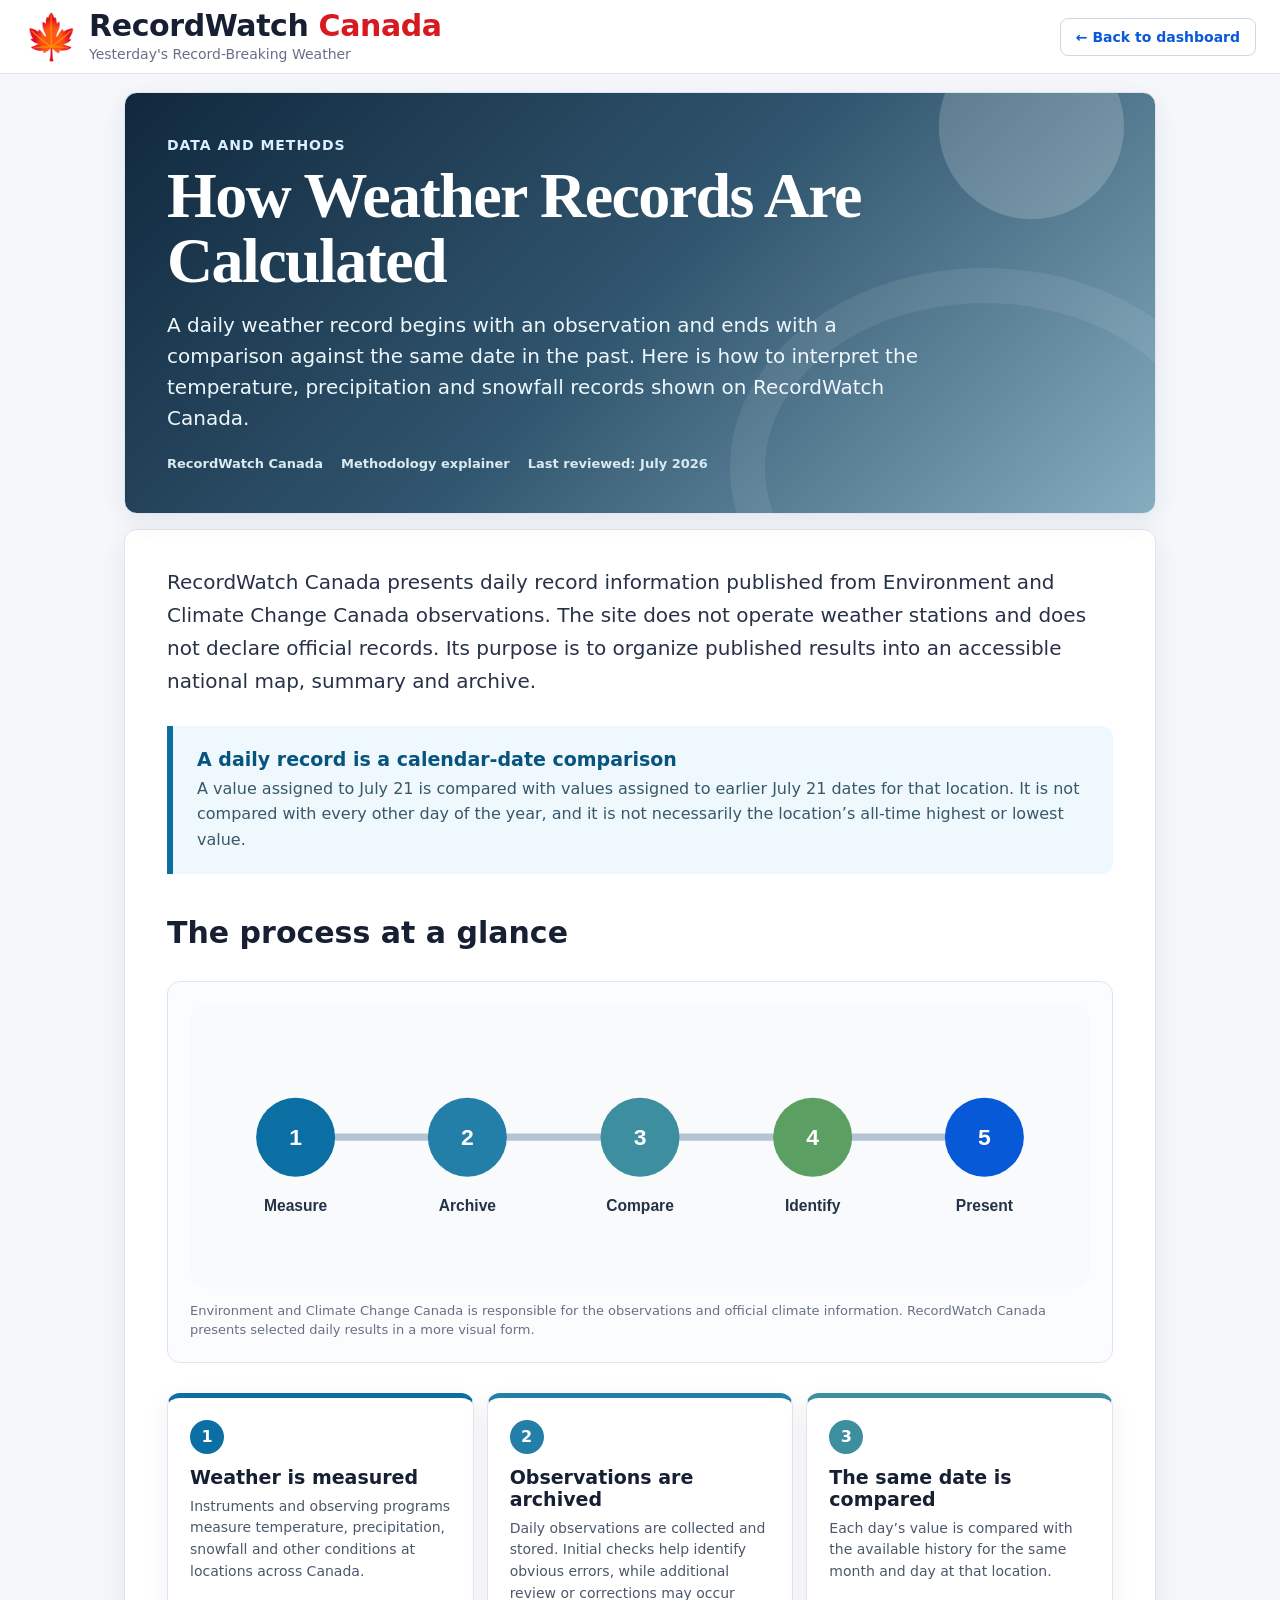
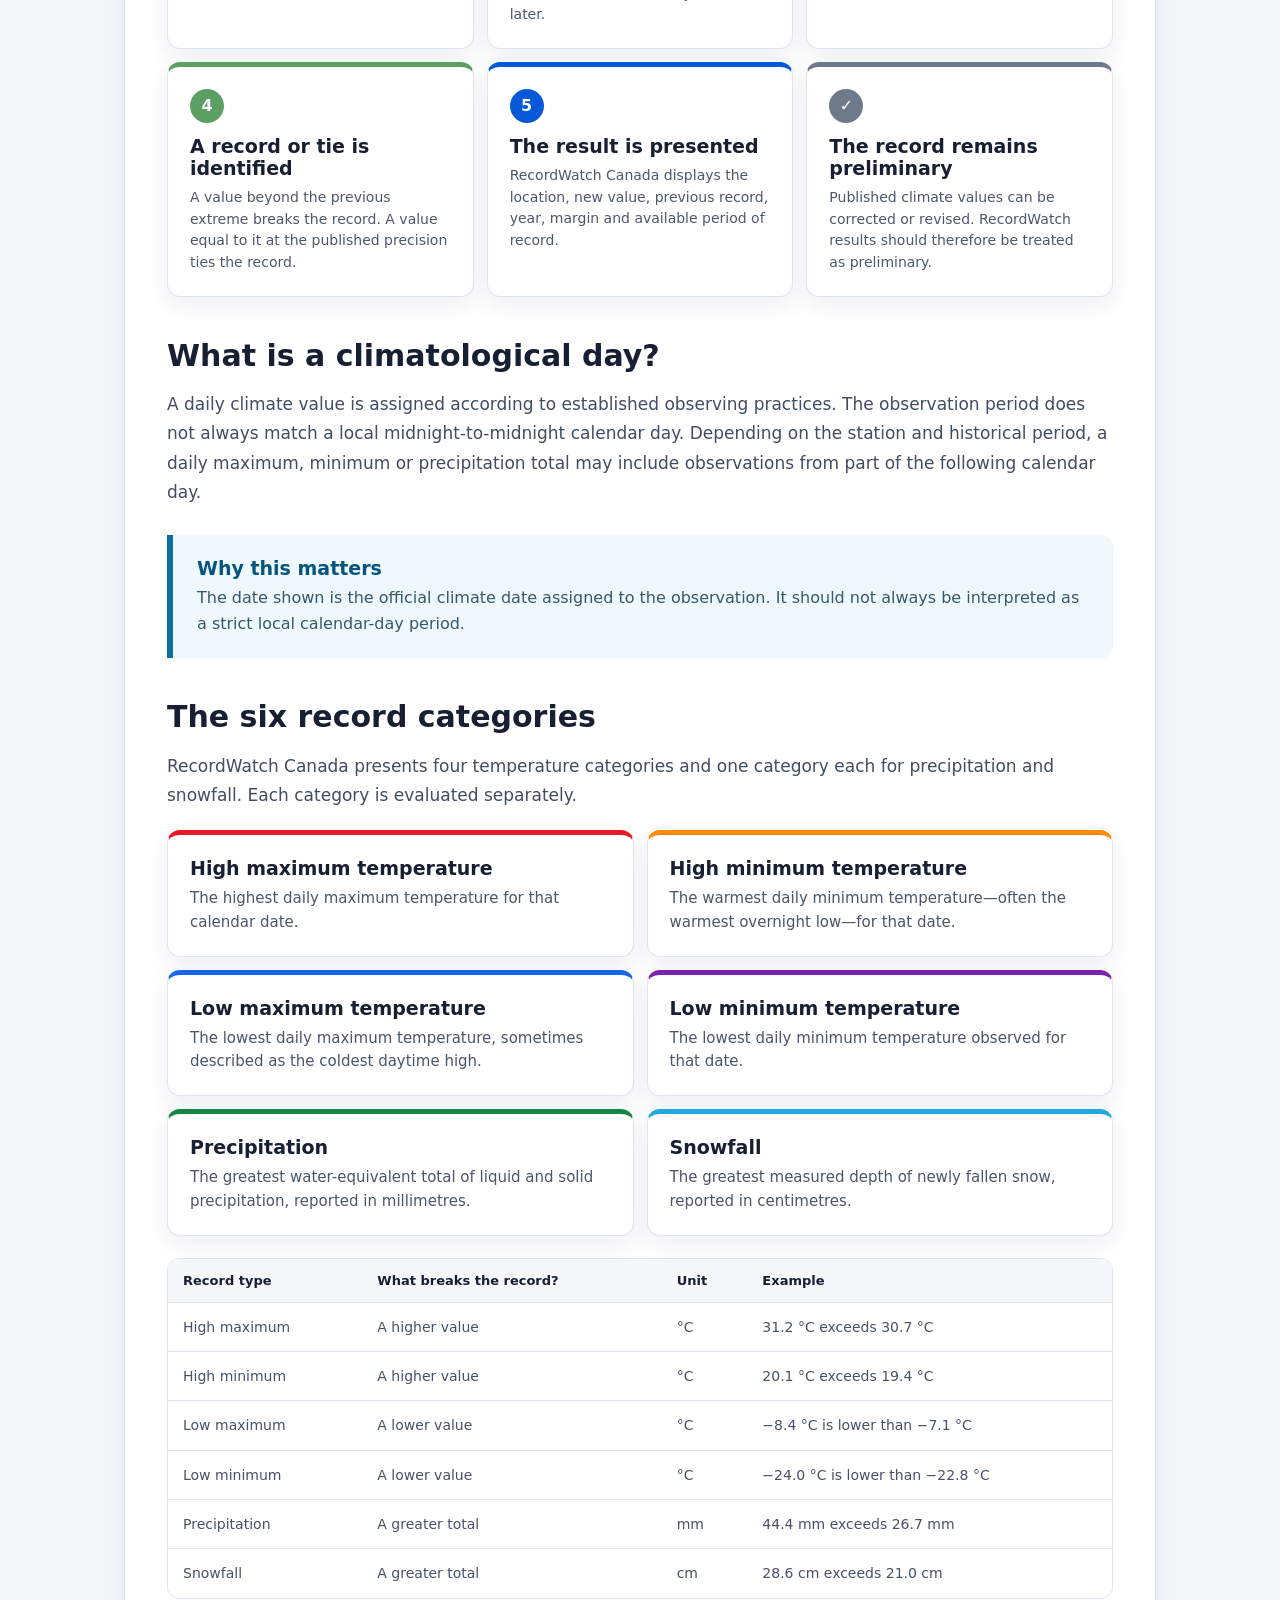
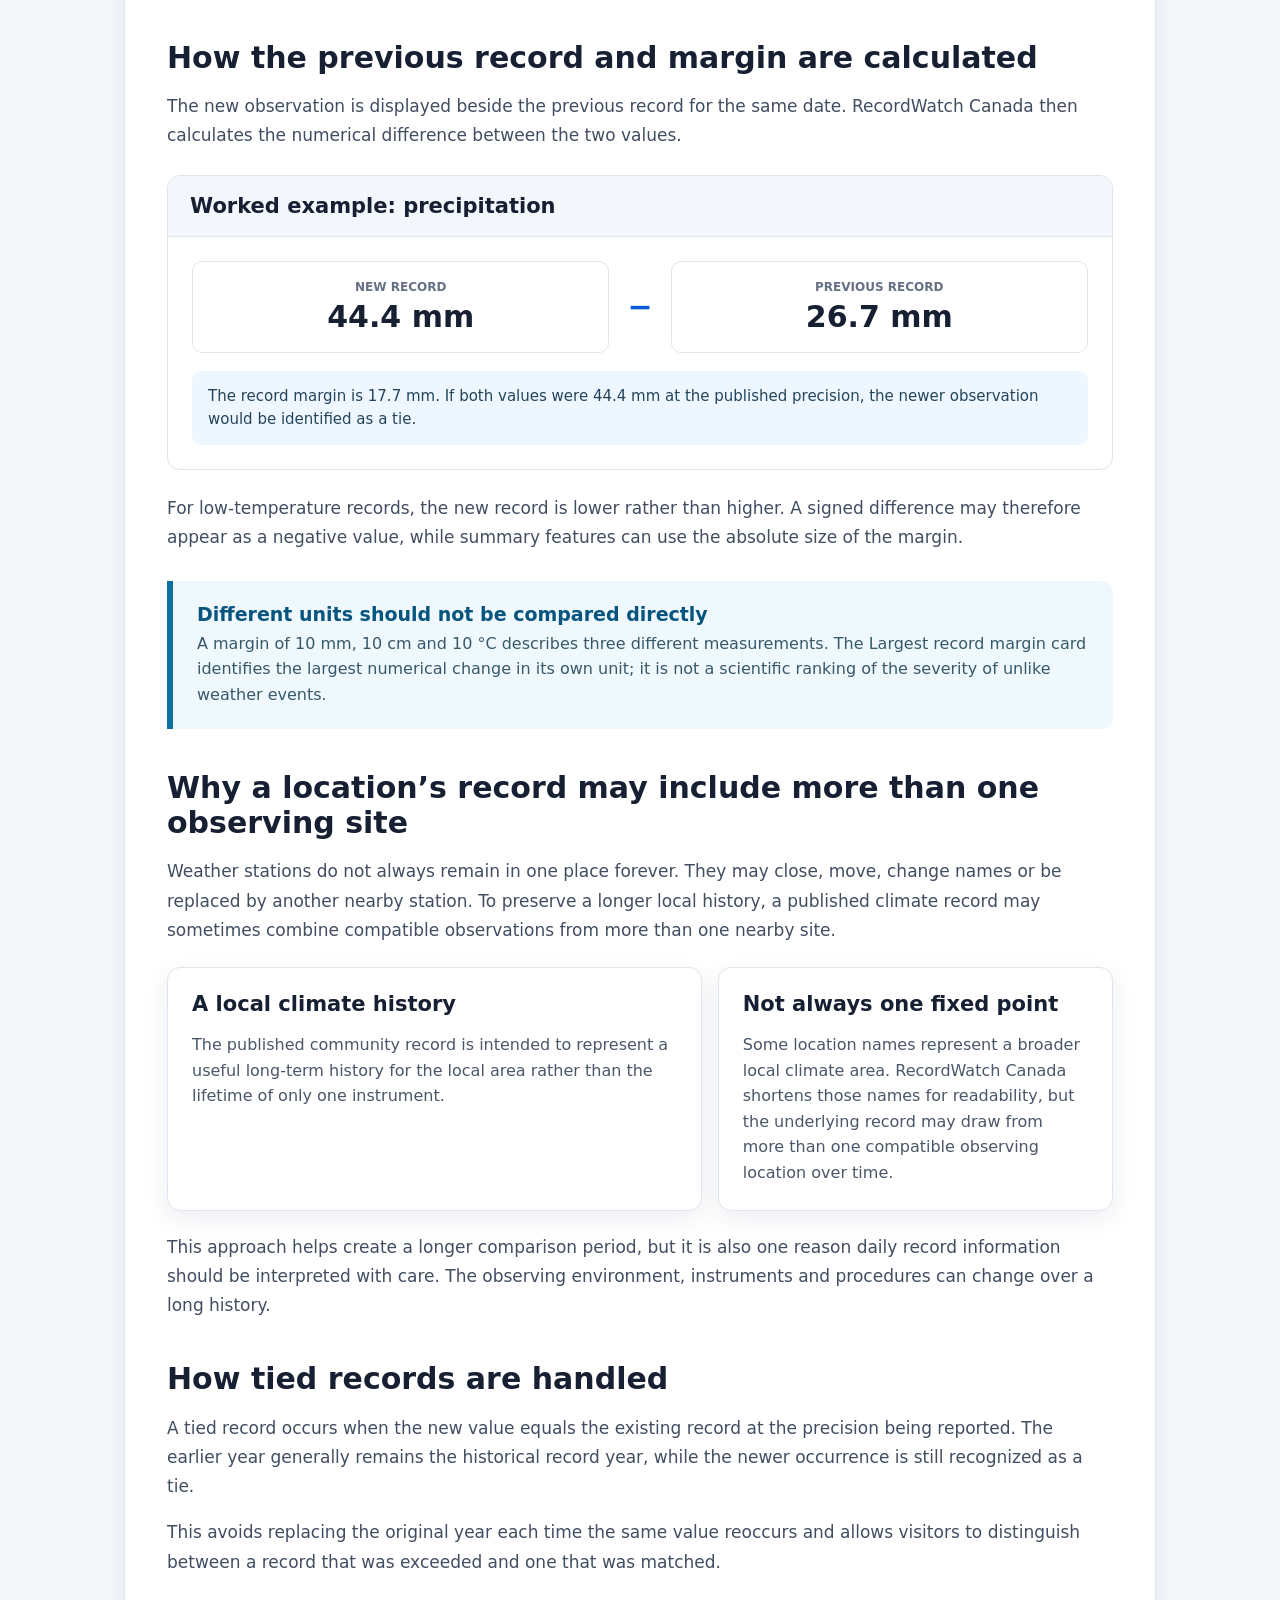
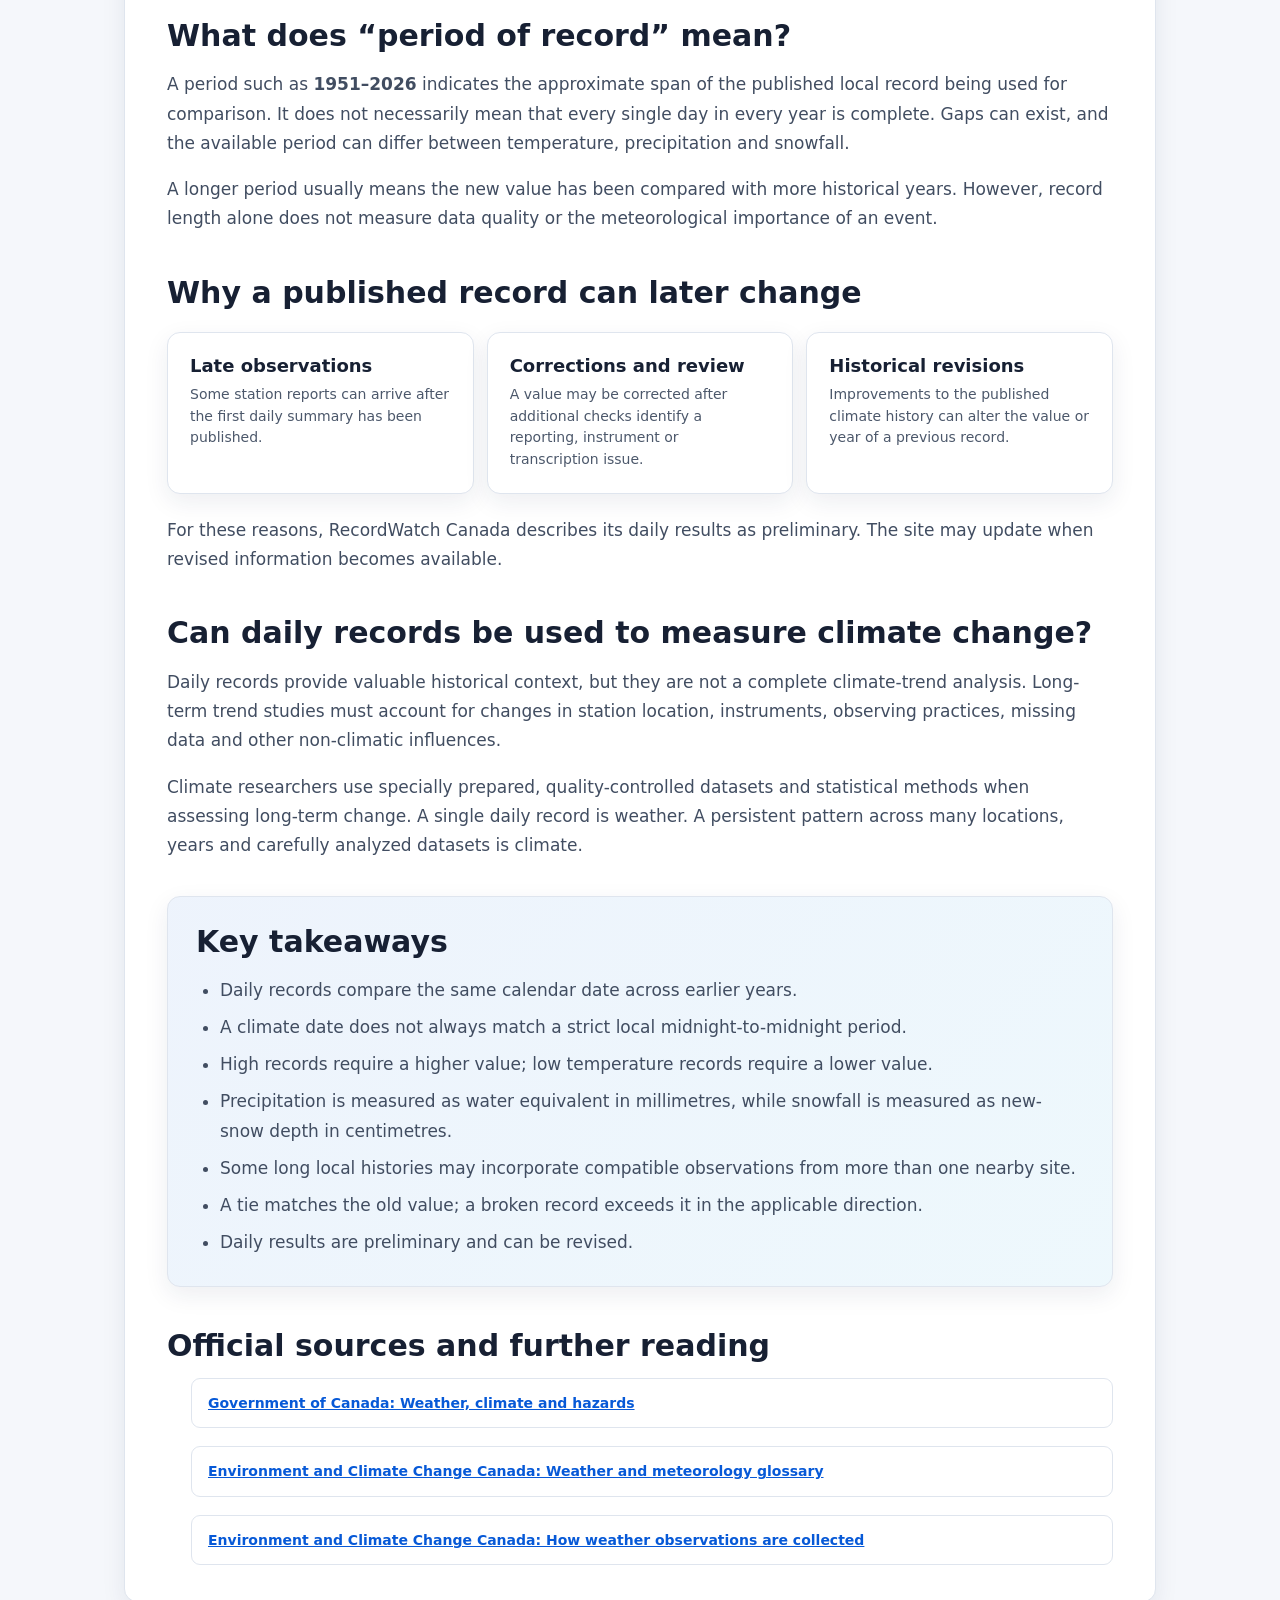
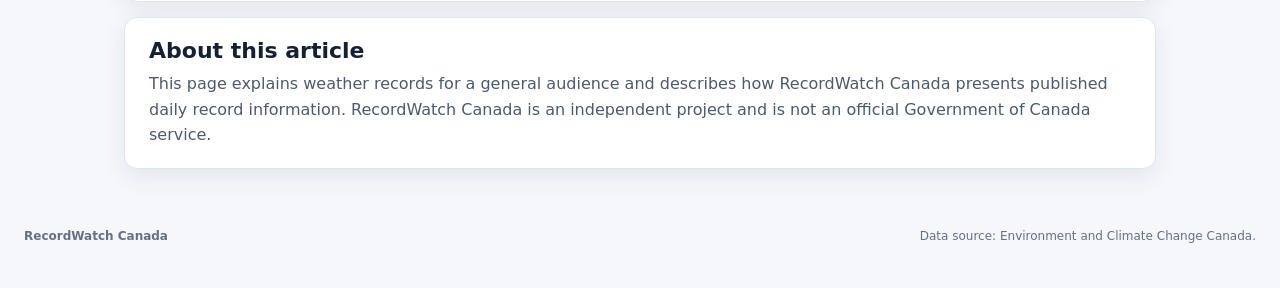
<file: how-records-are-calculated.html>
<!doctype html>
<html lang="en">
<head>
  <meta charset="utf-8">
  <meta name="viewport" content="width=device-width, initial-scale=1">
  <title>How Weather Records Are Calculated | RecordWatch Canada</title>
  <meta name="description" content="Learn how daily Canadian temperature, precipitation and snowfall records are measured, compared, tied, revised and presented by RecordWatch Canada.">
  <link rel="stylesheet" href="styles.css?v=record-methods-public-2">
  <style>
    .methods-shell{max-width:1080px}.methods-back{margin-left:auto;padding:10px 15px;border:1px solid #cfd7e5;border-radius:8px;color:var(--blue);font-size:14px;font-weight:800;text-decoration:none;white-space:nowrap}.methods-back:hover{background:#f3f7fd}.methods-hero{position:relative;overflow:hidden;padding:42px;background:radial-gradient(circle at 88% 8%,rgba(255,255,255,.18) 0 92px,transparent 93px),linear-gradient(135deg,#10283d 0%,#31566f 50%,#85acbf 100%);color:#fff}.methods-hero::after{content:"";position:absolute;right:-85px;bottom:-155px;width:440px;height:330px;border:35px solid rgba(255,255,255,.08);border-radius:50%}.methods-kicker{position:relative;z-index:1;display:inline-block;margin-bottom:10px;color:#dcefff;font-size:14px;font-weight:900;letter-spacing:.07em;text-transform:uppercase}.methods-hero h1{position:relative;z-index:1;max-width:850px;margin:0 0 16px;font-family:Georgia,serif;font-size:clamp(39px,6vw,64px);line-height:1.02;letter-spacing:-.025em}.methods-deck{position:relative;z-index:1;max-width:790px;margin:0;color:#eef7fb;font-size:20px;line-height:1.55}.article-meta{position:relative;z-index:1;display:flex;flex-wrap:wrap;gap:8px 18px;margin-top:22px;color:#d9eaf2;font-size:13px;font-weight:700}.methods-article{margin-top:15px;padding:36px 42px}.methods-article>p,.methods-article li{color:#414d61;font-size:17px;line-height:1.72}.methods-article>p:first-child{margin-top:0;color:#273248;font-size:20px;line-height:1.65}.methods-article h2{margin:42px 0 14px;color:var(--ink);font-size:30px;line-height:1.15}.methods-article h3{margin:25px 0 8px;color:var(--ink);font-size:21px}.methods-article ul,.methods-article ol{padding-left:24px}.methods-article li+li{margin-top:8px}.key-note{margin:28px 0;padding:22px 24px;border-left:6px solid #0b6fa4;border-radius:0 12px 12px 0;background:#eef8fd}.key-note strong{display:block;margin-bottom:6px;color:#07547f;font-size:19px}.key-note p{margin:0;color:#38586a;font-size:16px;line-height:1.6}.process-figure{margin:30px 0;padding:22px;border:1px solid var(--line);border-radius:13px;background:#fbfcfe}.process-figure svg{display:block;width:100%;height:auto}.process-figure figcaption{margin-top:12px;color:var(--muted);font-size:13px;line-height:1.5}.process-grid{display:grid;grid-template-columns:repeat(3,1fr);gap:13px;margin:22px 0}.process-card{position:relative;padding:22px;border-top:5px solid var(--step-colour)}.process-number{display:inline-flex;width:34px;height:34px;align-items:center;justify-content:center;margin-bottom:12px;border-radius:50%;background:var(--step-colour);color:#fff;font-size:16px;font-weight:900}.process-card h3{margin:0 0 8px;font-size:19px}.process-card p{margin:0;color:#4c586b;font-size:14px;line-height:1.55}.record-types{display:grid;grid-template-columns:repeat(2,1fr);gap:13px;margin:20px 0}.record-type-card{padding:22px;border-top:5px solid var(--record-colour)}.record-type-card h3{margin:0 0 8px;font-size:19px}.record-type-card p{margin:0;color:#4a5669;font-size:15px;line-height:1.55}.worked-example{margin:24px 0;overflow:hidden;border:1px solid var(--line);border-radius:13px;background:#fff}.worked-example header{padding:18px 22px;background:#f3f7fb;border-bottom:1px solid var(--line)}.worked-example header h3{margin:0;font-size:21px}.worked-example-body{display:grid;grid-template-columns:1fr auto 1fr;gap:18px;align-items:center;padding:24px}.example-value{padding:18px;border:1px solid var(--line);border-radius:10px;text-align:center}.example-value span{display:block;margin-bottom:5px;color:var(--muted);font-size:12px;font-weight:800;text-transform:uppercase}.example-value strong{color:var(--ink);font-size:30px}.example-symbol{color:var(--blue);font-size:30px;font-weight:900}.example-result{grid-column:1/-1;margin:0;padding:14px 16px;border-radius:9px;background:#eef7ff;color:#24445d;font-size:15px;line-height:1.55}.definition-table-wrap{margin:22px 0;overflow-x:auto;border:1px solid var(--line);border-radius:12px}.definition-table{width:100%;min-width:760px;border-collapse:collapse;background:#fff}.definition-table th,.definition-table td{padding:14px 15px;border-bottom:1px solid var(--line);text-align:left;vertical-align:top}.definition-table th{background:#f5f7fb;color:var(--ink);font-size:13px}.definition-table td{color:#465267;font-size:14px;line-height:1.45}.definition-table tr:last-child td{border-bottom:0}.area-explainer{display:grid;grid-template-columns:1.15fr .85fr;gap:16px;margin:22px 0}.area-explainer article{padding:24px}.area-explainer h3{margin-top:0}.area-explainer p{margin-bottom:0;color:#4a5669;line-height:1.6}.radius-graphic{display:grid;place-items:center;min-height:260px;background:radial-gradient(circle,rgba(11,111,164,.18) 0 20%,transparent 21% 36%,rgba(11,111,164,.1) 37% 58%,transparent 59%),#f7fbfd;text-align:center}.radius-graphic strong{display:block;color:#07547f;font-size:34px}.radius-graphic span{display:block;max-width:180px;margin-top:6px;color:#4f6270;font-size:13px;font-weight:700;line-height:1.4}.caution-grid{display:grid;grid-template-columns:repeat(3,1fr);gap:13px;margin:22px 0}.caution-card{padding:22px}.caution-card h3{margin:0 0 8px;font-size:18px}.caution-card p{margin:0;color:#4c586b;font-size:14px;line-height:1.55}.takeaways{margin-top:36px;padding:28px;background:linear-gradient(135deg,rgba(7,89,215,.07),rgba(35,167,223,.08)),#fff}.takeaways h2{margin-top:0}.takeaways ul{margin-bottom:0}.source-list{display:grid;gap:10px;margin:15px 0 0;padding:0;list-style:none}.source-list li{margin:0;padding:14px 16px;border:1px solid var(--line);border-radius:9px;background:#fff;font-size:14px;line-height:1.45}.source-list a{color:var(--blue);font-weight:800}.about-note{margin-top:15px;padding:20px 24px}.about-note h2{margin:0 0 8px;font-size:22px}.about-note p{margin:0;color:#4d596c;line-height:1.6}@media(max-width:820px){.methods-back{padding:8px 10px;font-size:12px}.methods-hero{padding:32px 26px}.methods-article{padding:28px 26px}.process-grid,.caution-grid{grid-template-columns:1fr}.record-types,.area-explainer{grid-template-columns:1fr}}@media(max-width:620px){.worked-example-body{grid-template-columns:1fr}.example-symbol{transform:rotate(90deg);text-align:center}.example-result{grid-column:auto}}@media(max-width:520px){.methods-back{font-size:0}.methods-back::after{content:"← Home";font-size:12px}.methods-hero{padding:27px 21px}.methods-hero h1{font-size:42px}.methods-deck{font-size:17px}.methods-article{padding:23px 20px}.methods-article>p,.methods-article li{font-size:16px}.methods-article>p:first-child{font-size:18px}.methods-article h2{font-size:26px}.process-figure{padding:12px}}
  </style>
</head>
<body>
  <header class="site-header article-header">
    <a class="brand" href="index.html" aria-label="RecordWatch Canada home">
      <span class="brand-leaf" aria-hidden="true">🍁</span>
      <span><strong>RecordWatch <em>Canada</em></strong><small>Yesterday's Record-Breaking Weather</small></span>
    </a>
    <a class="methods-back" href="index.html">← Back to dashboard</a>
  </header>

  <main class="page-shell methods-shell">
    <section class="card methods-hero">
      <span class="methods-kicker">Data and methods</span>
      <h1>How Weather Records Are Calculated</h1>
      <p class="methods-deck">A daily weather record begins with an observation and ends with a comparison against the same date in the past. Here is how to interpret the temperature, precipitation and snowfall records shown on RecordWatch Canada.</p>
      <div class="article-meta"><span>RecordWatch Canada</span><span>Methodology explainer</span><span>Last reviewed: July 2026</span></div>
    </section>

    <article class="card methods-article">
      <p>RecordWatch Canada presents daily record information published from Environment and Climate Change Canada observations. The site does not operate weather stations and does not declare official records. Its purpose is to organize published results into an accessible national map, summary and archive.</p>

      <div class="key-note"><strong>A daily record is a calendar-date comparison</strong><p>A value assigned to July 21 is compared with values assigned to earlier July 21 dates for that location. It is not compared with every other day of the year, and it is not necessarily the location’s all-time highest or lowest value.</p></div>

      <h2>The process at a glance</h2>

      <figure class="process-figure">
        <svg viewBox="0 0 980 310" role="img" aria-labelledby="processTitle processDescription">
          <title id="processTitle">Five steps from observation to a displayed record</title>
          <desc id="processDescription">Weather is measured, archived and reviewed, compared with the same date in earlier years, identified as a broken or tied record and presented by RecordWatch Canada.</desc>
          <rect x="0" y="0" width="980" height="310" rx="18" fill="#f8fafc"/>
          <line x1="115" y1="145" x2="865" y2="145" stroke="#b5c4d4" stroke-width="8" stroke-linecap="round"/>
          <g font-family="Arial, sans-serif">
            <g transform="translate(115 145)"><circle r="43" fill="#0b6fa4"/><text y="8" text-anchor="middle" fill="#fff" font-size="25" font-weight="700">1</text><text y="80" text-anchor="middle" fill="#243247" font-size="17" font-weight="700">Measure</text></g>
            <g transform="translate(302 145)"><circle r="43" fill="#247fa8"/><text y="8" text-anchor="middle" fill="#fff" font-size="25" font-weight="700">2</text><text y="80" text-anchor="middle" fill="#243247" font-size="17" font-weight="700">Archive</text></g>
            <g transform="translate(490 145)"><circle r="43" fill="#3d8f9f"/><text y="8" text-anchor="middle" fill="#fff" font-size="25" font-weight="700">3</text><text y="80" text-anchor="middle" fill="#243247" font-size="17" font-weight="700">Compare</text></g>
            <g transform="translate(678 145)"><circle r="43" fill="#5b9f63"/><text y="8" text-anchor="middle" fill="#fff" font-size="25" font-weight="700">4</text><text y="80" text-anchor="middle" fill="#243247" font-size="17" font-weight="700">Identify</text></g>
            <g transform="translate(865 145)"><circle r="43" fill="#0759d7"/><text y="8" text-anchor="middle" fill="#fff" font-size="25" font-weight="700">5</text><text y="80" text-anchor="middle" fill="#243247" font-size="17" font-weight="700">Present</text></g>
          </g>
        </svg>
        <figcaption>Environment and Climate Change Canada is responsible for the observations and official climate information. RecordWatch Canada presents selected daily results in a more visual form.</figcaption>
      </figure>

      <div class="process-grid">
        <section class="card process-card" style="--step-colour:#0b6fa4;"><span class="process-number">1</span><h3>Weather is measured</h3><p>Instruments and observing programs measure temperature, precipitation, snowfall and other conditions at locations across Canada.</p></section>
        <section class="card process-card" style="--step-colour:#247fa8;"><span class="process-number">2</span><h3>Observations are archived</h3><p>Daily observations are collected and stored. Initial checks help identify obvious errors, while additional review or corrections may occur later.</p></section>
        <section class="card process-card" style="--step-colour:#3d8f9f;"><span class="process-number">3</span><h3>The same date is compared</h3><p>Each day’s value is compared with the available history for the same month and day at that location.</p></section>
        <section class="card process-card" style="--step-colour:#5b9f63;"><span class="process-number">4</span><h3>A record or tie is identified</h3><p>A value beyond the previous extreme breaks the record. A value equal to it at the published precision ties the record.</p></section>
        <section class="card process-card" style="--step-colour:#0759d7;"><span class="process-number">5</span><h3>The result is presented</h3><p>RecordWatch Canada displays the location, new value, previous record, year, margin and available period of record.</p></section>
        <section class="card process-card" style="--step-colour:#6c7a89;"><span class="process-number">✓</span><h3>The record remains preliminary</h3><p>Published climate values can be corrected or revised. RecordWatch results should therefore be treated as preliminary.</p></section>
      </div>

      <h2>What is a climatological day?</h2>
      <p>A daily climate value is assigned according to established observing practices. The observation period does not always match a local midnight-to-midnight calendar day. Depending on the station and historical period, a daily maximum, minimum or precipitation total may include observations from part of the following calendar day.</p>
      <div class="key-note"><strong>Why this matters</strong><p>The date shown is the official climate date assigned to the observation. It should not always be interpreted as a strict local calendar-day period.</p></div>

      <h2>The six record categories</h2>
      <p>RecordWatch Canada presents four temperature categories and one category each for precipitation and snowfall. Each category is evaluated separately.</p>

      <div class="record-types">
        <section class="card record-type-card" style="--record-colour:var(--high-max);"><h3>High maximum temperature</h3><p>The highest daily maximum temperature for that calendar date.</p></section>
        <section class="card record-type-card" style="--record-colour:var(--high-min);"><h3>High minimum temperature</h3><p>The warmest daily minimum temperature—often the warmest overnight low—for that date.</p></section>
        <section class="card record-type-card" style="--record-colour:var(--low-max);"><h3>Low maximum temperature</h3><p>The lowest daily maximum temperature, sometimes described as the coldest daytime high.</p></section>
        <section class="card record-type-card" style="--record-colour:var(--low-min);"><h3>Low minimum temperature</h3><p>The lowest daily minimum temperature observed for that date.</p></section>
        <section class="card record-type-card" style="--record-colour:var(--precip);"><h3>Precipitation</h3><p>The greatest water-equivalent total of liquid and solid precipitation, reported in millimetres.</p></section>
        <section class="card record-type-card" style="--record-colour:var(--snow);"><h3>Snowfall</h3><p>The greatest measured depth of newly fallen snow, reported in centimetres.</p></section>
      </div>

      <div class="definition-table-wrap"><table class="definition-table"><thead><tr><th>Record type</th><th>What breaks the record?</th><th>Unit</th><th>Example</th></tr></thead><tbody>
        <tr><td>High maximum</td><td>A higher value</td><td>°C</td><td>31.2 °C exceeds 30.7 °C</td></tr>
        <tr><td>High minimum</td><td>A higher value</td><td>°C</td><td>20.1 °C exceeds 19.4 °C</td></tr>
        <tr><td>Low maximum</td><td>A lower value</td><td>°C</td><td>−8.4 °C is lower than −7.1 °C</td></tr>
        <tr><td>Low minimum</td><td>A lower value</td><td>°C</td><td>−24.0 °C is lower than −22.8 °C</td></tr>
        <tr><td>Precipitation</td><td>A greater total</td><td>mm</td><td>44.4 mm exceeds 26.7 mm</td></tr>
        <tr><td>Snowfall</td><td>A greater total</td><td>cm</td><td>28.6 cm exceeds 21.0 cm</td></tr>
      </tbody></table></div>

      <h2>How the previous record and margin are calculated</h2>
      <p>The new observation is displayed beside the previous record for the same date. RecordWatch Canada then calculates the numerical difference between the two values.</p>
      <section class="worked-example"><header><h3>Worked example: precipitation</h3></header><div class="worked-example-body"><div class="example-value"><span>New record</span><strong>44.4 mm</strong></div><div class="example-symbol" aria-hidden="true">−</div><div class="example-value"><span>Previous record</span><strong>26.7 mm</strong></div><p class="example-result">The record margin is 17.7 mm. If both values were 44.4 mm at the published precision, the newer observation would be identified as a tie.</p></div></section>
      <p>For low-temperature records, the new record is lower rather than higher. A signed difference may therefore appear as a negative value, while summary features can use the absolute size of the margin.</p>
      <div class="key-note"><strong>Different units should not be compared directly</strong><p>A margin of 10 mm, 10 cm and 10 °C describes three different measurements. The Largest record margin card identifies the largest numerical change in its own unit; it is not a scientific ranking of the severity of unlike weather events.</p></div>

      <h2>Why a location’s record may include more than one observing site</h2>
      <p>Weather stations do not always remain in one place forever. They may close, move, change names or be replaced by another nearby station. To preserve a longer local history, a published climate record may sometimes combine compatible observations from more than one nearby site.</p>
      <div class="area-explainer"><article class="card"><h3>A local climate history</h3><p>The published community record is intended to represent a useful long-term history for the local area rather than the lifetime of only one instrument.</p></article><article class="card"><h3>Not always one fixed point</h3><p>Some location names represent a broader local climate area. RecordWatch Canada shortens those names for readability, but the underlying record may draw from more than one compatible observing location over time.</p></article></div>
      <p>This approach helps create a longer comparison period, but it is also one reason daily record information should be interpreted with care. The observing environment, instruments and procedures can change over a long history.</p>

      <h2>How tied records are handled</h2>
      <p>A tied record occurs when the new value equals the existing record at the precision being reported. The earlier year generally remains the historical record year, while the newer occurrence is still recognized as a tie.</p>
      <p>This avoids replacing the original year each time the same value reoccurs and allows visitors to distinguish between a record that was exceeded and one that was matched.</p>

      <h2>What does “period of record” mean?</h2>
      <p>A period such as <strong>1951–2026</strong> indicates the approximate span of the published local record being used for comparison. It does not necessarily mean that every single day in every year is complete. Gaps can exist, and the available period can differ between temperature, precipitation and snowfall.</p>
      <p>A longer period usually means the new value has been compared with more historical years. However, record length alone does not measure data quality or the meteorological importance of an event.</p>

      <h2>Why a published record can later change</h2>
      <div class="caution-grid">
        <section class="card caution-card"><h3>Late observations</h3><p>Some station reports can arrive after the first daily summary has been published.</p></section>
        <section class="card caution-card"><h3>Corrections and review</h3><p>A value may be corrected after additional checks identify a reporting, instrument or transcription issue.</p></section>
        <section class="card caution-card"><h3>Historical revisions</h3><p>Improvements to the published climate history can alter the value or year of a previous record.</p></section>
      </div>
      <p>For these reasons, RecordWatch Canada describes its daily results as preliminary. The site may update when revised information becomes available.</p>

      <h2>Can daily records be used to measure climate change?</h2>
      <p>Daily records provide valuable historical context, but they are not a complete climate-trend analysis. Long-term trend studies must account for changes in station location, instruments, observing practices, missing data and other non-climatic influences.</p>
      <p>Climate researchers use specially prepared, quality-controlled datasets and statistical methods when assessing long-term change. A single daily record is weather. A persistent pattern across many locations, years and carefully analyzed datasets is climate.</p>

      <section class="card takeaways"><h2>Key takeaways</h2><ul>
        <li>Daily records compare the same calendar date across earlier years.</li>
        <li>A climate date does not always match a strict local midnight-to-midnight period.</li>
        <li>High records require a higher value; low temperature records require a lower value.</li>
        <li>Precipitation is measured as water equivalent in millimetres, while snowfall is measured as new-snow depth in centimetres.</li>
        <li>Some long local histories may incorporate compatible observations from more than one nearby site.</li>
        <li>A tie matches the old value; a broken record exceeds it in the applicable direction.</li>
        <li>Daily results are preliminary and can be revised.</li>
      </ul></section>

      <h2>Official sources and further reading</h2>
      <ul class="source-list">
        <li><a href="https://www.canada.ca/en/services/environment/weather.html" target="_blank" rel="noopener">Government of Canada: Weather, climate and hazards</a></li>
        <li><a href="https://www.canada.ca/en/environment-climate-change/services/weather-general-tools-resources/glossary.html" target="_blank" rel="noopener">Environment and Climate Change Canada: Weather and meteorology glossary</a></li>
        <li><a href="https://www.canada.ca/en/environment-climate-change/services/weather-general-tools-resources/how-we-use-observation-site.html" target="_blank" rel="noopener">Environment and Climate Change Canada: How weather observations are collected</a></li>
      </ul>
    </article>

    

    <section class="card about-note"><h2>About this article</h2><p>This page explains weather records for a general audience and describes how RecordWatch Canada presents published daily record information. RecordWatch Canada is an independent project and is not an official Government of Canada service.</p></section>
  </main>

  <footer><strong>RecordWatch Canada</strong><span>Data source: Environment and Climate Change Canada.</span></footer>
</body>
</html>
</file>
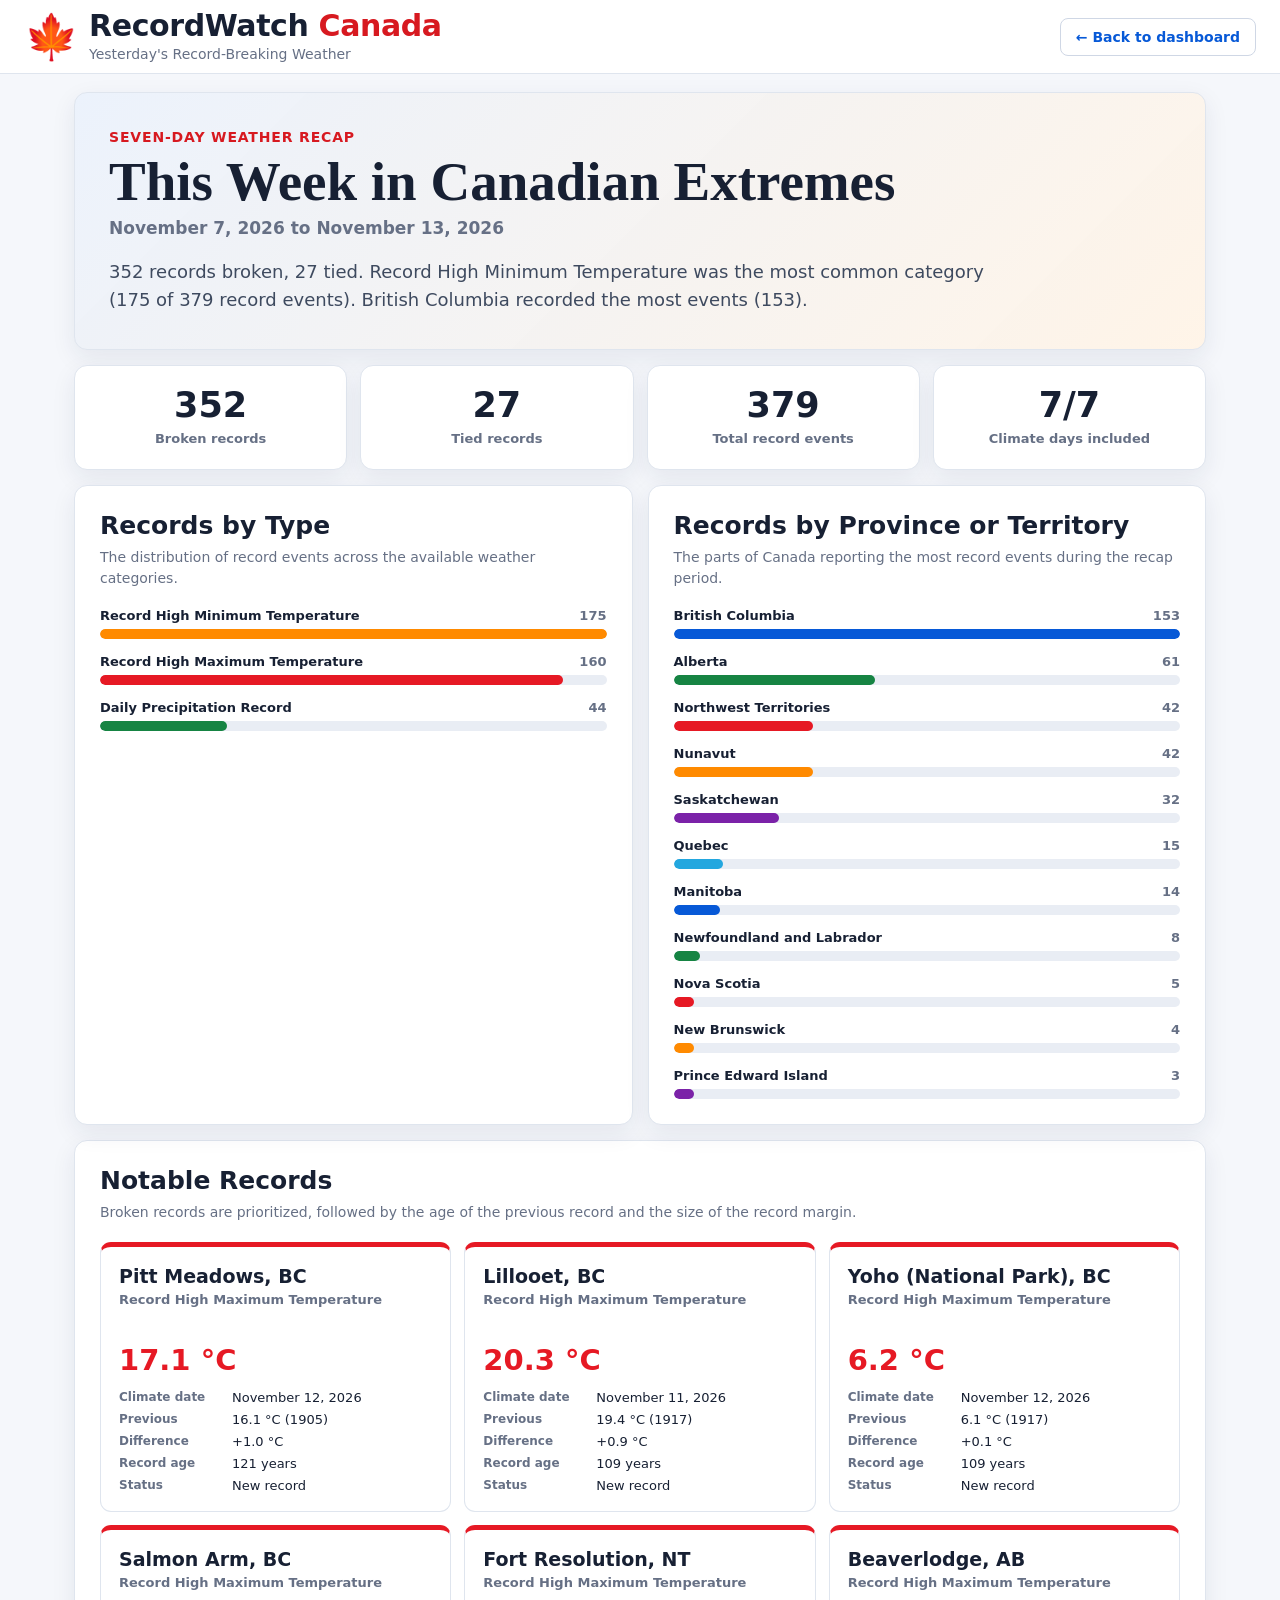
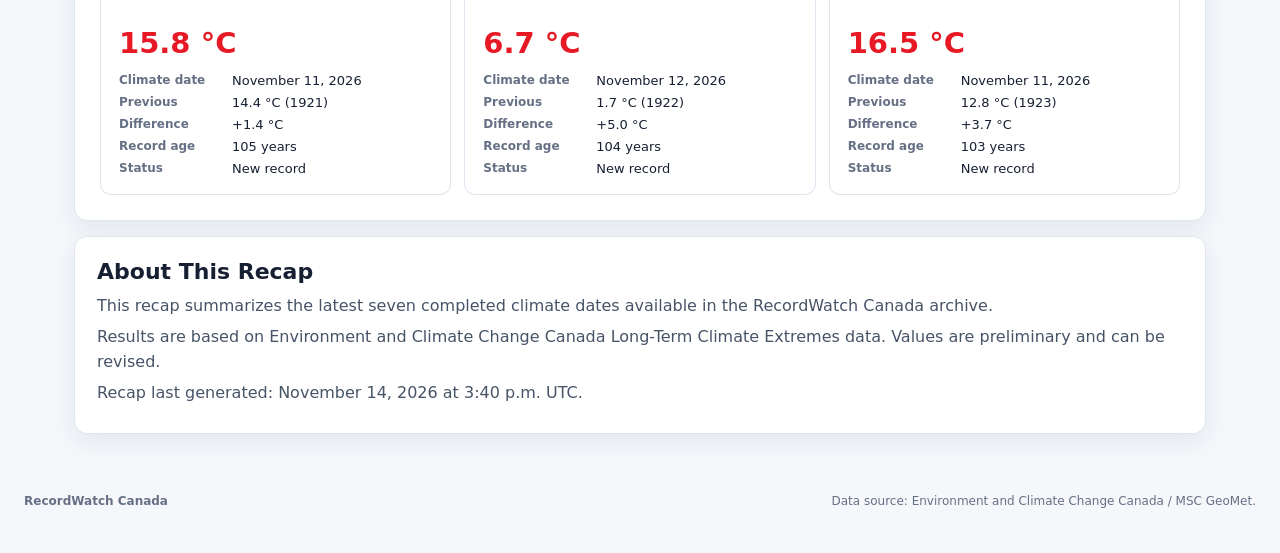
<file: weekly.html>
<!doctype html>
<html lang="en">
<head>
  <meta charset="utf-8">

  <meta
    name="viewport"
    content="width=device-width, initial-scale=1"
  >

  <title>
    This Week in Canadian Extremes | RecordWatch Canada
  </title>

  <meta
    name="description"
    content="An automated seven-day recap of notable Canadian weather records."
  >

  <link
    rel="stylesheet"
    href="styles.css?v=weekly-1"
  >

  <style>
    .weekly-shell {
      max-width: 1180px;
    }

    .weekly-back {
      margin-left: auto;
      padding: 10px 15px;
      border: 1px solid #cfd7e5;
      border-radius: 8px;
      color: var(--blue);
      font-size: 14px;
      font-weight: 800;
      text-decoration: none;
      white-space: nowrap;
    }

    .weekly-back:hover {
      background: #f3f7fd;
    }

    .weekly-hero {
      padding: 34px;
      background:
        linear-gradient(
          135deg,
          rgba(7, 89, 215, 0.08),
          rgba(255, 138, 0, 0.09)
        ),
        #fff;
    }

    .weekly-kicker {
      color: #d71920;
      font-size: 14px;
      font-weight: 900;
      letter-spacing: 0.06em;
      text-transform: uppercase;
    }

    .weekly-hero h1 {
      margin: 8px 0 7px;
      font-family: Georgia, serif;
      font-size: clamp(34px, 5vw, 55px);
      line-height: 1.03;
    }

    .weekly-date-range {
      margin: 0 0 20px;
      color: var(--muted);
      font-size: 17px;
      font-weight: 700;
    }

    .weekly-summary-text {
      max-width: 900px;
      margin: 0;
      color: #3e4a5f;
      font-size: 18px;
      line-height: 1.6;
    }

    .weekly-partial {
      display: none;
      margin-top: 20px;
      padding: 12px 15px;
      border: 1px solid #efd78a;
      border-radius: 9px;
      background: #fff8df;
      color: #684d00;
      font-size: 14px;
      line-height: 1.45;
    }

    .weekly-partial.visible {
      display: block;
    }

    .weekly-summary-grid {
      display: grid;
      grid-template-columns: repeat(4, 1fr);
      gap: 13px;
      margin: 15px 0;
    }

    .weekly-stat {
      padding: 22px 16px;
      text-align: center;
    }

    .weekly-stat strong {
      display: block;
      margin-bottom: 5px;
      color: var(--ink);
      font-size: 35px;
      line-height: 1;
    }

    .weekly-stat span {
      color: var(--muted);
      font-size: 13px;
      font-weight: 700;
    }

    .weekly-layout {
      display: grid;
      grid-template-columns: 1fr 1fr;
      gap: 15px;
    }

    .weekly-panel {
      padding: 25px;
    }

    .weekly-panel h2 {
      margin: 0 0 7px;
      font-size: 25px;
    }

    .weekly-panel-intro {
      margin: 0 0 20px;
      color: var(--muted);
      font-size: 14px;
      line-height: 1.45;
    }

    .weekly-breakdown {
      display: grid;
      gap: 15px;
    }

    .breakdown-heading {
      display: flex;
      justify-content: space-between;
      gap: 15px;
      margin-bottom: 6px;
      font-size: 13px;
    }

    .breakdown-heading strong {
      color: var(--ink);
    }

    .breakdown-heading span {
      color: var(--muted);
      font-weight: 800;
      white-space: nowrap;
    }

    .breakdown-track {
      height: 10px;
      overflow: hidden;
      border-radius: 999px;
      background: #e9edf4;
    }

    .breakdown-fill {
      width: var(--bar-width);
      height: 100%;
      min-width: 5px;
      border-radius: inherit;
      background: var(--bar-color, var(--blue));
    }

    .weekly-notable-section {
      margin-top: 15px;
    }

    .notable-grid {
      display: grid;
      grid-template-columns: repeat(3, 1fr);
      gap: 13px;
      margin-top: 18px;
    }

    .notable-card {
      overflow: hidden;
      border: 1px solid var(--line);
      border-top: 5px solid var(--record-color);
      border-radius: 11px;
      background: #fff;
    }

    .notable-card-copy {
      padding: 18px;
    }

    .notable-card h3 {
      margin: 0 0 4px;
      font-size: 19px;
    }

    .notable-type {
      min-height: 38px;
      margin: 0 0 14px;
      color: var(--muted);
      font-size: 13px;
      font-weight: 700;
      line-height: 1.4;
    }

    .notable-value {
      margin-bottom: 13px;
      color: var(--record-color);
      font-size: 29px;
      font-weight: 900;
    }

    .notable-details {
      display: grid;
      gap: 7px;
      margin: 0;
    }

    .notable-details div {
      display: grid;
      grid-template-columns: 105px minmax(0, 1fr);
      gap: 8px;
    }

    .notable-details dt {
      color: var(--muted);
      font-size: 12px;
      font-weight: 700;
    }

    .notable-details dd {
      margin: 0;
      color: var(--ink);
      font-size: 13px;
    }

    .weekly-method-note {
      margin-top: 15px;
      padding: 22px;
    }

    .weekly-method-note h2 {
      margin: 0 0 10px;
      font-size: 22px;
    }

    .weekly-method-note p {
      margin: 6px 0;
      color: #475467;
      line-height: 1.55;
    }

    .weekly-loading,
    .weekly-error {
      padding: 30px;
      text-align: center;
      color: var(--muted);
    }

    .weekly-error {
      color: #a31717;
    }

    @media (max-width: 820px) {
      .weekly-back {
        padding: 8px 10px;
        font-size: 12px;
      }

      .weekly-summary-grid {
        grid-template-columns: repeat(2, 1fr);
      }

      .weekly-layout {
        grid-template-columns: 1fr;
      }

      .notable-grid {
        grid-template-columns: 1fr;
      }
    }

    @media (max-width: 520px) {
      .weekly-hero {
        padding: 24px 20px;
      }

      .weekly-hero h1 {
        font-size: 37px;
      }

      .weekly-summary-text {
        font-size: 16px;
      }

      .weekly-panel {
        padding: 20px;
      }

      .weekly-stat {
        padding: 18px 8px;
      }

      .weekly-stat strong {
        font-size: 30px;
      }

      .weekly-back {
        font-size: 0;
      }

      .weekly-back::after {
        content: "← Home";
        font-size: 12px;
      }
    }
  </style>
</head>

<body>
  <header class="site-header article-header">
    <a
      class="brand"
      href="index.html"
      aria-label="RecordWatch Canada home"
    >
      <span
        class="brand-leaf"
        aria-hidden="true"
      >
        🍁
      </span>

      <span>
        <strong>
          RecordWatch <em>Canada</em>
        </strong>

        <small>
          Yesterday's Record-Breaking Weather
        </small>
      </span>
    </a>

    <a
      class="weekly-back"
      href="index.html"
    >
      ← Back to dashboard
    </a>
  </header>

  <main class="page-shell weekly-shell">
    <div
      id="weeklyLoading"
      class="card weekly-loading"
    >
      Loading the latest weekly recap…
    </div>

    <div
      id="weeklyContent"
      hidden
    >
      <section class="card weekly-hero">
        <span class="weekly-kicker">
          Seven-day weather recap
      </span>

        <h1 id="weeklyTitle">
          This Week in Canadian Extremes
        </h1>

        <p
          id="weeklyRange"
          class="weekly-date-range"
        ></p>

        <p
          id="weeklySummary"
          class="weekly-summary-text"
        ></p>

        <div
          id="weeklyPartial"
          class="weekly-partial"
        ></div>
      </section>

      <section
        class="weekly-summary-grid"
        aria-label="Weekly record totals"
      >
        <article class="card weekly-stat">
          <strong id="weeklyBroken">—</strong>
          <span>Broken records</span>
        </article>

        <article class="card weekly-stat">
          <strong id="weeklyTied">—</strong>
          <span>Tied records</span>
        </article>

        <article class="card weekly-stat">
          <strong id="weeklyTotal">—</strong>
          <span>Total record events</span>
        </article>

        <article class="card weekly-stat">
          <strong id="weeklyDays">—</strong>
          <span>Climate days included</span>
        </article>
      </section>

      <section class="weekly-layout">
        <article class="card weekly-panel">
          <h2>Records by Type</h2>

          <p class="weekly-panel-intro">
            The distribution of record events across the
            available weather categories.
          </p>

          <div
            id="weeklyTypes"
            class="weekly-breakdown"
          ></div>
        </article>

        <article class="card weekly-panel">
          <h2>Records by Province or Territory</h2>

          <p class="weekly-panel-intro">
            The parts of Canada reporting the most record
            events during the recap period.
          </p>

          <div
            id="weeklyProvinces"
            class="weekly-breakdown"
          ></div>
        </article>
      </section>

      <section
        class="card weekly-panel weekly-notable-section"
      >
        <h2>Notable Records</h2>

        <p class="weekly-panel-intro">
          Broken records are prioritized, followed by the
          age of the previous record and the size of the
          record margin.
        </p>

        <div
          id="weeklyNotable"
          class="notable-grid"
        ></div>
      </section>

      <section class="card weekly-method-note">
        <h2>About This Recap</h2>

        <p>
          This recap summarizes the latest seven completed climate dates available in the RecordWatch Canada archive.
        </p>

        <p>
          Results are based on Environment and Climate Change
          Canada Long-Term Climate Extremes data. Values are
          preliminary and can be revised.
        </p>

        <p id="weeklyGenerated"></p>
      </section>
    </div>
  </main>

  <footer>
    <strong>RecordWatch Canada</strong>

    <span>
      Data source: Environment and Climate Change Canada /
      MSC GeoMet.
    </span>
  </footer>

  <script>
    const TYPE_COLOURS = {
      high_max: '#e61924',
      high_min: '#ff8a00',
      low_max: '#1967e8',
      low_min: '#7b22a8',
      precipitation: '#168443',
      snowfall: '#23a7df'
    };

    function element(id) {
      return document.getElementById(id);
    }

    function escapeHtml(value) {
      return String(value ?? '')
        .replaceAll('&', '&amp;')
        .replaceAll('<', '&lt;')
        .replaceAll('>', '&gt;')
        .replaceAll('"', '&quot;')
        .replaceAll("'", '&#039;');
    }

    function formatDate(value) {
      if (!value) return '';

      const date = new Date(`${value}T12:00:00Z`);

      return new Intl.DateTimeFormat('en-CA', {
        year: 'numeric',
        month: 'long',
        day: 'numeric',
        timeZone: 'UTC'
      }).format(date);
    }

    function formatTimestamp(value) {
      if (!value) return '';

      const date = new Date(value);

      if (Number.isNaN(date.getTime())) {
        return value;
      }

      return new Intl.DateTimeFormat('en-CA', {
        year: 'numeric',
        month: 'long',
        day: 'numeric',
        hour: 'numeric',
        minute: '2-digit',
        timeZoneName: 'short'
      }).format(date);
    }

    function formatNumber(value) {
      const number = Number(value);

      if (!Number.isFinite(number)) {
        return String(value ?? '');
      }

      return number.toFixed(1);
    }

    function formatValue(record) {
      return `${formatNumber(record.value)} ${record.unit}`;
    }

    function formatPrevious(record) {
      return (
        `${formatNumber(record.previousValue)} ` +
        `${record.unit} (${record.previousYear})`
      );
    }

    function formatDifference(record) {
      const difference = Number(record.difference);

      if (!Number.isFinite(difference)) {
        return '—';
      }

      const sign =
        difference > 0
          ? '+'
          : difference < 0
            ? '−'
            : '';

      return (
        `${sign}${Math.abs(difference).toFixed(1)} ` +
        `${record.unit}`
      );
    }

    function renderBreakdown(
      containerId,
      items,
      labelProperty,
      colourFunction
    ) {
      const container = element(containerId);

      if (!items.length) {
        container.innerHTML =
          '<p>No records are available.</p>';
        return;
      }

      const maximum = Math.max(
        ...items.map((item) => Number(item.total) || 0),
        1
      );

      container.innerHTML = items
        .map((item, index) => {
          const percentage =
            Math.max(
              4,
              ((Number(item.total) || 0) / maximum) * 100
            );

          const colour =
            colourFunction(item, index);

          return `
            <div class="breakdown-item">
              <div class="breakdown-heading">
                <strong>
                  ${escapeHtml(item[labelProperty])}
                </strong>

                <span>
                  ${escapeHtml(item.total)}
                </span>
              </div>

              <div class="breakdown-track">
                <div
                  class="breakdown-fill"
                  style="
                    --bar-width: ${percentage}%;
                    --bar-color: ${colour};
                  "
                ></div>
              </div>
            </div>
          `;
        })
        .join('');
    }

    function renderNotableRecords(records) {
      const container = element('weeklyNotable');

      if (!records.length) {
        container.innerHTML =
          '<p>No notable records are available.</p>';
        return;
      }

      container.innerHTML = records
        .map((record) => {
          const colour =
            TYPE_COLOURS[record.type] || '#0759d7';

          const age = Number(
            record.previousRecordAge
          );

          const ageText =
            Number.isFinite(age)
              ? `${age} years`
              : '—';

          return `
            <article
              class="notable-card"
              style="--record-color: ${colour};"
            >
              <div class="notable-card-copy">
                <h3>
                  ${escapeHtml(record.community)},
                  ${escapeHtml(record.province)}
                </h3>

                <p class="notable-type">
                  ${escapeHtml(
                    record.type
                      ? (
                          {
                            high_max:
                              'Record High Maximum Temperature',
                            high_min:
                              'Record High Minimum Temperature',
                            low_max:
                              'Record Low Maximum Temperature',
                            low_min:
                              'Record Low Minimum Temperature',
                            precipitation:
                              'Daily Precipitation Record',
                            snowfall:
                              'Daily Snowfall Record'
                          }[record.type] || record.type
                        )
                      : ''
                  )}
                </p>

                <div class="notable-value">
                  ${escapeHtml(formatValue(record))}
                </div>

                <dl class="notable-details">
                  <div>
                    <dt>Climate date</dt>
                    <dd>
                      ${escapeHtml(formatDate(record.date))}
                    </dd>
                  </div>

                  <div>
                    <dt>Previous</dt>
                    <dd>
                      ${escapeHtml(formatPrevious(record))}
                    </dd>
                  </div>

                  <div>
                    <dt>Difference</dt>
                    <dd>
                      ${escapeHtml(formatDifference(record))}
                    </dd>
                  </div>

                  <div>
                    <dt>Record age</dt>
                    <dd>${escapeHtml(ageText)}</dd>
                  </div>

                  <div>
                    <dt>Status</dt>
                    <dd>
                      ${
                        record.status === 'tied'
                          ? 'Tied record'
                          : 'New record'
                      }
                    </dd>
                  </div>
                </dl>
              </div>
            </article>
          `;
        })
        .join('');
    }

    async function loadWeeklyRecap() {
      try {
        const response = await fetch(
          `data/weekly/latest.json?v=${Date.now()}`
        );

        if (!response.ok) {
          throw new Error(
            `Weekly data could not be loaded (${response.status}).`
          );
        }

        const data = await response.json();

        element('weeklyTitle').textContent =
          data.title ||
          'This Week in Canadian Extremes';

        element('weeklyRange').textContent =
          `${formatDate(data.startDate)} to ` +
          `${formatDate(data.endDate)}`;

        element('weeklySummary').textContent =
          data.summaryText || '';

        element('weeklyBroken').textContent =
          data.summary?.brokenRecords ?? 0;

        element('weeklyTied').textContent =
          data.summary?.tiedRecords ?? 0;

        element('weeklyTotal').textContent =
          data.summary?.totalRecords ?? 0;

        element('weeklyDays').textContent =
          `${data.daysAvailable ?? 0}/7`;

        if (data.isPartial) {
          const partial = element('weeklyPartial');

          partial.classList.add('visible');

          partial.textContent =
            `Partial recap: ${data.daysAvailable} of the ` +
            `latest seven climate dates are currently ` +
            `available in the archive. This article will ` +
            `automatically become a complete seven-day ` +
            `recap as more daily snapshots accumulate.`;
        }

        renderBreakdown(
          'weeklyTypes',
          data.typeBreakdown || [],
          'label',
          (item) =>
            TYPE_COLOURS[item.type] || '#0759d7'
        );

        renderBreakdown(
          'weeklyProvinces',
          data.provinceBreakdown || [],
          'provinceName',
          (_, index) =>
            [
              '#0759d7',
              '#168443',
              '#e61924',
              '#ff8a00',
              '#7b22a8',
              '#23a7df'
            ][index % 6]
        );

        renderNotableRecords(
          data.notableRecords || []
        );

        element('weeklyGenerated').textContent =
          data.generatedAt
            ? (
                `Recap last generated: ` +
                `${formatTimestamp(data.generatedAt)}.`
              )
            : '';

        element('weeklyLoading').hidden = true;
        element('weeklyContent').hidden = false;
      } catch (error) {
        const loading = element('weeklyLoading');

        loading.className = 'card weekly-error';
        loading.textContent = error.message;
      }
    }

    loadWeeklyRecap();
  </script>
</body>
</html>
</file>
<file: styles.css>
:root{--blue:#0759d7;--blue-dark:#0749ad;--ink:#172033;--muted:#667085;--line:#dfe5ee;--page:#f5f7fb;--card:#fff;--shadow:0 8px 24px rgba(20,40,80,.08);--high-max:#e61924;--high-min:#ff8a00;--low-max:#1967e8;--low-min:#7b22a8;--precip:#168443;--snow:#23a7df;--tie:#697386}*{box-sizing:border-box}html{scroll-behavior:smooth}body{margin:0;background:var(--page);color:var(--ink);font-family:Inter,ui-sans-serif,system-ui,-apple-system,"Segoe UI",sans-serif}.site-header{height:74px;background:#fff;border-bottom:1px solid var(--line);display:flex;align-items:center;padding:0 max(24px,calc((100vw - 1450px)/2));position:sticky;top:0;z-index:1000}.brand{display:flex;align-items:center;gap:10px;color:var(--ink);text-decoration:none;min-width:310px}.brand-leaf{font-size:37px;line-height:1}.brand strong{display:block;font-size:22px}.brand em{color:#d71920;font-style:normal}.brand small{display:block;color:var(--muted);font-size:11px;margin-top:1px}.main-nav{display:flex;gap:28px;margin-left:auto}.main-nav a{color:#263044;text-decoration:none;font-size:14px;padding:27px 0 22px;border-bottom:3px solid transparent}.main-nav a.active{color:var(--blue);border-color:var(--blue)}.menu-button{display:none;margin-left:auto;border:0;background:none;font-size:26px}.page-shell{max-width:1450px;margin:0 auto;padding:18px 24px 40px}.card{background:var(--card);border:1px solid var(--line);border-radius:13px;box-shadow:var(--shadow)}.toolbar{display:grid;grid-template-columns:190px 190px minmax(260px,1fr) auto;gap:14px;align-items:end;padding:12px 14px}.toolbar label span{display:block;font-size:11px;font-weight:700;color:var(--muted);margin:0 0 5px}.toolbar input,.side-card input,.side-card select{width:100%;height:42px;border:1px solid #cfd7e5;border-radius:8px;padding:0 12px;background:#fff;color:var(--ink)}.primary-button,.secondary-button,.text-button{border:0;border-radius:8px;font-weight:700;cursor:pointer}.primary-button{background:var(--blue);color:#fff;min-height:42px;padding:0 18px}.primary-button:hover{background:var(--blue-dark)}.primary-button:disabled{opacity:.55;cursor:not-allowed}.secondary-button{background:#fff;color:var(--ink);border:1px solid #cfd7e5;padding:10px 14px}.text-button{background:none;color:var(--blue);padding:8px 0;text-align:left}.local-note{font-size:12px;color:var(--muted);align-self:center}.status-message{min-height:22px;margin:8px 3px 2px;color:#36506f;font-size:13px}.status-message.error{color:#a31717}.top-grid{display:grid;grid-template-columns:minmax(500px,1.35fr) minmax(390px,.9fr) 175px;gap:14px}.record-story{display:grid;grid-template-columns:1.05fr .95fr;min-height:220px;overflow:hidden}.story-copy{padding:22px}.eyebrow{text-transform:uppercase;color:#d71920;font-size:12px;font-weight:800;letter-spacing:.05em}.story-copy h1{font-family:Georgia,serif;font-size:31px;line-height:1.05;margin:8px 0 12px}.story-copy p{color:#475467;line-height:1.5;font-size:14px}.link-button{display:inline-flex;align-items:center;text-decoration:none}.story-visual{min-height:220px;background:linear-gradient(145deg,rgba(4,69,130,.04),rgba(255,168,36,.25)),url('assets/hero-record.svg') center/cover no-repeat;position:relative}.story-visual>span{position:absolute;right:16px;top:16px;background:#fff;color:#d71920;border-radius:11px;padding:8px 12px;font-size:28px;font-weight:900;box-shadow:var(--shadow)}.story-visual>small{position:absolute;right:21px;top:61px;color:#d71920;font-weight:800}.stat-grid{display:grid;grid-template-columns:repeat(2,1fr);gap:10px}.stat-card{padding:16px;text-align:center;display:flex;flex-direction:column;align-items:center;justify-content:center}.stat-card strong{font-size:30px;margin:7px 0}.stat-card span:last-child{font-size:12px;color:#475467}.stat-icon{width:42px;height:42px;border-radius:50%;display:grid;place-items:center;color:#fff;font-size:20px}.red{background:#e61924}.orange{background:#ff8a00}.gray{background:#687383}.purple{background:#883cb1}.sponsor-card{padding:16px;background:linear-gradient(145deg,#eef4fb,#dce7f6);display:flex;flex-direction:column;justify-content:center;align-items:center;text-align:center}.sponsor-card span{text-transform:uppercase;font-size:10px;color:#667085}.sponsor-card strong{font-size:20px;margin:12px 0}.sponsor-card small{color:#667085}.map-layout{display:block;margin-top:14px}.map-column{min-width:0}.filter-row{display:flex;gap:8px;overflow-x:auto;padding:0 0 9px;scrollbar-width:thin}.filter-chip{white-space:nowrap;border:1px solid #d2dae7;background:#fff;border-radius:9px;padding:10px 14px;font-weight:700;color:#344054;cursor:pointer;box-shadow:0 2px 7px rgba(25,40,70,.04)}.filter-chip.active{background:var(--blue);color:#fff;border-color:var(--blue)}.dot{display:inline-block;width:9px;height:9px;border-radius:50%;margin-right:7px}.high-max{background:var(--high-max)}.high-min{background:var(--high-min)}.low-max{background:var(--low-max)}.low-min{background:var(--low-min)}.precipitation{background:var(--precip)}.snowfall{background:var(--snow)}.tie{background:var(--tie)}.map-card{position:relative;overflow:hidden}.map-card #recordMap{height:600px;width:100%;z-index:1}.map-legend{position:absolute;left:12px;bottom:12px;z-index:500;background:#fff;border:1px solid #d4dce8;border-radius:9px;padding:10px 12px;box-shadow:var(--shadow);font-size:11px;line-height:1.7}.map-legend strong{display:block;font-size:12px;margin-bottom:4px}.legend-item{display:flex;align-items:center;gap:6px}.legend-symbol{width:9px;height:9px;border-radius:50%;flex:0 0 auto}.side-column{display:flex;flex-direction:column;gap:12px}.side-card{padding:16px}.side-card h2{font-size:16px;margin:0 0 9px}.side-card p{font-size:12px;color:#667085;line-height:1.45}.side-card input,.side-card select{margin-bottom:10px}.side-card .primary-button{width:100%}.side-card small{display:block;color:#667085;margin-top:7px}.highlights{margin-top:12px;padding:14px 16px}.highlights h2{font-size:17px;margin:0 0 12px}.highlight-grid{display:grid;grid-template-columns:repeat(4,1fr)}.highlight-item{padding:3px 15px;border-left:1px solid var(--line)}.highlight-item:first-child{border-left:0}.highlight-item strong{font-size:13px}.highlight-item p{font-size:12px;line-height:1.45;color:#475467;margin:5px 0}.article-grid{display:grid;grid-template-columns:repeat(3,1fr);gap:12px;margin:14px 0}.article-card{min-height:145px;border-radius:13px;overflow:hidden;box-shadow:var(--shadow);position:relative;color:#fff;background-size:cover;background-position:center}.article-card:after{content:"";position:absolute;inset:0;background:linear-gradient(90deg,rgba(4,9,20,.78),rgba(4,9,20,.2))}.article-card>div{position:relative;z-index:1;padding:24px}.article-card h2{font-size:21px;line-height:1.05;margin:0 0 8px}.article-card p{font-size:13px}.article-card a{color:#fff;font-weight:800}.heat{background-image:url('assets/article-heat.svg')}.instruments{background-image:url('assets/article-instruments.svg')}.storms{background-image:url('assets/article-storms.svg')}.table-card{padding:16px}.section-heading{display:flex;justify-content:space-between;align-items:center;gap:15px}.section-heading h2{margin:0}.section-heading p{margin:4px 0 10px;color:#667085}.table-wrap{overflow:auto;border:1px solid var(--line);border-radius:9px}table{width:100%;border-collapse:collapse;font-size:12px}th,td{text-align:left;padding:10px 12px;border-bottom:1px solid #e6ebf2;white-space:nowrap}th{background:#f7f9fc;color:#475467}tr:last-child td{border-bottom:0}.record-type-cell{display:flex;align-items:center}.difference-positive{color:#cf1c2a;font-weight:800}.difference-negative{color:#155acb;font-weight:800}.difference-wet{color:#14733d;font-weight:800}.table-count{font-size:12px;color:#667085}.method-card{padding:20px;margin-top:14px}.method-card h2{margin-top:0}.method-card p{color:#475467;line-height:1.55}footer{max-width:1450px;margin:0 auto 25px;padding:20px 24px;color:#667085;font-size:12px;display:flex;justify-content:space-between;gap:20px}.demo-badge{display:inline-block;background:#fff4d5;color:#805b00;border:1px solid #f1d27a;border-radius:999px;padding:3px 8px;font-weight:800;margin-left:8px}.sr-only{position:absolute!important;width:1px!important;height:1px!important;padding:0!important;margin:-1px!important;overflow:hidden!important;clip:rect(0,0,0,0)!important;white-space:nowrap!important;border:0!important}
@media(max-width:1120px){.main-nav{gap:16px}.top-grid{grid-template-columns:1fr 390px}.sponsor-card{display:none}.map-layout{grid-template-columns:1fr 250px}.record-story{grid-template-columns:1fr}.story-visual{min-height:170px}.highlight-grid{grid-template-columns:repeat(2,1fr);gap:12px}.highlight-item:nth-child(3){border-left:0}}
@media(max-width:820px){.site-header{height:64px;padding:0 16px}.brand{min-width:0}.brand strong{font-size:18px}.brand small{font-size:9px}.brand-leaf{font-size:28px}.menu-button{display:block}.main-nav{display:none;position:absolute;top:64px;left:0;right:0;background:#fff;padding:12px 20px;box-shadow:var(--shadow);flex-direction:column;gap:0}.main-nav.open{display:flex}.main-nav a{padding:11px 0;border-bottom:1px solid #eef1f5}.page-shell{padding:12px}.toolbar{grid-template-columns:1fr 1fr}.search-control{grid-column:1/-1}.local-note{display:none}.top-grid{grid-template-columns:1fr}.record-story{grid-template-columns:1fr}.story-copy h1{font-size:25px}.story-visual{min-height:170px}.stat-grid{grid-template-columns:repeat(4,1fr)}.stat-card{padding:10px 5px}.stat-card strong{font-size:22px}.stat-icon{width:34px;height:34px}.map-layout{grid-template-columns:1fr}.side-column{display:grid;grid-template-columns:1fr 1fr}.side-column .side-card:last-child{display:none}.map-card #recordMap{height:430px}.article-grid{grid-template-columns:1fr}.highlight-grid{grid-template-columns:1fr}.highlight-item{border-left:0;border-top:1px solid var(--line);padding:11px 0}.highlight-item:first-child{border-top:0}.toolbar .primary-button{font-size:12px}.filter-row{padding-bottom:8px}footer{flex-direction:column}.map-legend{display:none}}
@media(max-width:520px){.toolbar{grid-template-columns:1fr}.search-control{grid-column:auto}.record-story .story-copy{padding:17px}.stat-grid{grid-template-columns:repeat(2,1fr)}.side-column{grid-template-columns:1fr}.map-card #recordMap{height:370px}.article-card{min-height:130px}.section-heading{align-items:flex-start;flex-direction:column}.story-visual>span{font-size:23px}}


.story-visual > small {
  top: 76px;
}


#previousRecordsButton {
  display: none !important;
}

.toolbar {
  grid-template-columns: 190px minmax(260px, 1fr) auto;
}

@media (max-width: 820px) {
  .toolbar {
    grid-template-columns: 1fr;
  }
}


.stat-grid > :nth-child(1) {
  order: 1;
}

.stat-grid > :nth-child(3) {
  order: 2;
}

.stat-grid > :nth-child(2) {
  order: 3;
}

.stat-grid > :nth-child(4) {
  order: 4;
}


/* Larger RecordWatch Canada site branding */
.brand {
  min-width: 365px;
}

.brand-leaf {
  font-size: 44px;
}

.brand strong {
  font-size: 30px;
  line-height: 1.05;
  letter-spacing: -0.4px;
}

.brand small {
  font-size: 14px;
  line-height: 1.25;
  margin-top: 4px;
  font-weight: 500;
}

/* Keep the branding proportional on smaller screens */
@media (max-width: 820px) {
  .brand {
    min-width: 0;
  }

  .brand-leaf {
    font-size: 36px;
  }

  .brand strong {
    font-size: 24px;
  }

  .brand small {
    font-size: 12px;
    margin-top: 2px;
  }
}


/* Match the main section heading sizes */
.highlights h2 {
  font-size: 24px;
}


/* Improve important label readability */
.toolbar label span {
  font-size: 14px;
  font-weight: 700;
}

/* Emphasize the Record of the Day heading */
.eyebrow {
  font-size: 16px;
  line-height: 1.2;
  letter-spacing: 0.06em;
}

/* Enlarge the status below the featured record value */
.story-visual > small {
  font-size: 16px;
  line-height: 1.2;
  top: 78px;
}


/* Interactive record statistic cards */
.stat-card.clickable-stat {
  cursor: pointer;
  transition:
    transform 0.15s ease,
    border-color 0.15s ease,
    box-shadow 0.15s ease;
}

.stat-card.clickable-stat:hover {
  transform: translateY(-2px);
  border-color: #9dbdf0;
  box-shadow: 0 11px 28px rgba(20, 40, 80, 0.14);
}

.stat-card.clickable-stat:focus-visible {
  outline: 3px solid rgba(7, 89, 215, 0.3);
  outline-offset: 2px;
}

.stat-card.clickable-stat::after {
  content: "View on map";
  margin-top: 7px;
  color: var(--blue);
  font-size: 11px;
  font-weight: 800;
}


/* Multiple records at one map location */
.multi-record-div-icon {
  background: transparent;
  border: 0;
}

.multi-record-marker {
  position: relative;
  display: flex;
  width: 38px;
  height: 38px;
  align-items: center;
  justify-content: center;
  border: 3px solid #fff;
  border-radius: 50%;
  background: #123f7a;
  box-shadow: 0 3px 10px rgba(15, 35, 65, 0.35);
  color: #fff;
}

.multi-record-count {
  font-size: 16px;
  font-weight: 900;
  line-height: 1;
}

.multi-record-dots {
  position: absolute;
  bottom: -9px;
  left: 50%;
  display: flex;
  gap: 2px;
  padding: 2px 4px;
  transform: translateX(-50%);
  border-radius: 10px;
  background: #fff;
  box-shadow: 0 2px 6px rgba(15, 35, 65, 0.25);
}

.multi-record-dot {
  display: block;
  width: 7px;
  height: 7px;
  border: 1px solid var(--record-dot-color);
  border-radius: 50%;
  background: var(--record-dot-color);
}

.multi-record-dot.tied {
  background: #fff;
}

.grouped-record-popup {
  font-size: 13px;
  line-height: 1.3;
}

.grouped-record-heading {
  display: grid;
  gap: 2px;
  margin-bottom: 10px;
}

.grouped-record-heading > strong {
  font-size: 15px;
}

.grouped-record-heading > span {
  font-weight: 700;
}

.grouped-record-heading > small {
  font-size: 12px;
  color: #596273;
}

.grouped-record-item {
  margin-top: 9px;
  padding: 8px 0 2px 10px;
  border-top: 1px solid #d8dee8;
  border-left: 4px solid var(--group-record-color);
}

.grouped-record-type {
  display: block;
  margin-bottom: 5px;
  color: #17233a;
}


/* Mobile Recent Records cards */
@media (max-width: 700px) {
  .table-card {
    padding: 14px;
  }

  .table-wrap {
    overflow: visible;
    border: 0;
    border-radius: 0;
  }

  .table-wrap table,
  .table-wrap tbody {
    display: block;
    width: 100%;
  }

  .table-wrap thead {
    position: absolute;
    width: 1px;
    height: 1px;
    overflow: hidden;
    clip-path: inset(50%);
    white-space: nowrap;
  }

  #recordRows {
    display: grid;
    gap: 12px;
  }

  #recordRows tr {
    display: block;
    overflow: hidden;
    border: 1px solid var(--line);
    border-radius: 12px;
    background: #fff;
    box-shadow: 0 4px 14px rgba(20, 40, 80, 0.07);
  }

  #recordRows td {
    display: grid;
    grid-template-columns: minmax(115px, 42%) minmax(0, 1fr);
    gap: 10px;
    align-items: start;
    padding: 10px 12px;
    border-bottom: 1px solid #e6ebf2;
    white-space: normal;
    overflow-wrap: anywhere;
    font-size: 14px;
    line-height: 1.35;
  }

  #recordRows td::before {
    color: var(--muted);
    font-weight: 700;
  }

  /* Community becomes the card heading */
  #recordRows td:first-child {
    display: flex;
    align-items: center;
    gap: 9px;
    padding: 13px 12px;
    background: #f7f9fc;
    color: var(--ink);
    font-size: 17px;
    font-weight: 800;
  }

  #recordRows td:first-child::before {
    content: none;
  }

  #recordRows td:nth-child(2)::before {
    content: "Province/Territory";
  }

  #recordRows td:nth-child(3)::before {
    content: "Record Type";
  }

  #recordRows td:nth-child(4)::before {
    content: "New Value";
  }

  #recordRows td:nth-child(5)::before {
    content: "Previous Record";
  }

  #recordRows td:nth-child(6)::before {
    content: "Difference";
  }

  #recordRows td:nth-child(7)::before {
    content: "Period of Record";
  }

  #recordRows td:last-child {
    border-bottom: 0;
  }
}


/* Compact expandable Recent Records list */
.mobile-record-list {
  display: none;
}

@media (max-width: 700px) {
  /*
   * Hide the normal table and the previously added
   * full-size mobile record cards.
   */
  .table-wrap {
    display: none !important;
  }

  .mobile-record-list {
    display: grid;
    gap: 9px;
    margin-top: 14px;
  }

  .mobile-community-record {
    overflow: hidden;
    border: 1px solid var(--line);
    border-radius: 11px;
    background: #fff;
    box-shadow: 0 3px 10px rgba(20, 40, 80, 0.06);
  }

  .mobile-community-record summary {
    display: grid;
    grid-template-columns:
      minmax(0, 1fr)
      auto
      18px;
    gap: 9px;
    align-items: center;
    padding: 13px 12px;
    cursor: pointer;
    list-style: none;
  }

  .mobile-community-record summary::-webkit-details-marker {
    display: none;
  }

  .mobile-community-record[open] summary {
    background: #f4f7fb;
    border-bottom: 1px solid var(--line);
  }

  .mobile-community-name {
    display: flex;
    min-width: 0;
    gap: 9px;
    align-items: center;
  }

  .mobile-community-name strong {
    overflow: hidden;
    color: var(--ink);
    font-size: 15px;
    line-height: 1.25;
    text-overflow: ellipsis;
  }

  .mobile-community-dots {
    display: flex;
    flex: 0 0 auto;
    gap: 3px;
  }

  .mobile-community-dot {
    width: 9px;
    height: 9px;
    border-radius: 50%;
    background: var(--mobile-dot-color);
  }

  .mobile-community-count {
    color: var(--muted);
    font-size: 12px;
    font-weight: 700;
    white-space: nowrap;
  }

  .mobile-community-chevron {
    color: var(--blue);
    font-size: 17px;
    font-weight: 800;
    transition: transform 0.15s ease;
  }

  .mobile-community-record[open]
  .mobile-community-chevron {
    transform: rotate(180deg);
  }

  .mobile-community-details {
    display: grid;
  }

  .mobile-record-detail {
    padding: 13px 12px;
    border-bottom: 1px solid #e5eaf1;
  }

  .mobile-record-detail:last-child {
    border-bottom: 0;
  }

  .mobile-record-detail h4 {
    display: flex;
    gap: 8px;
    align-items: flex-start;
    margin: 0 0 10px;
    color: var(--ink);
    font-size: 14px;
    line-height: 1.3;
  }

  .mobile-record-detail-dot {
    flex: 0 0 auto;
    width: 10px;
    height: 10px;
    margin-top: 4px;
    border-radius: 50%;
    background: var(--mobile-record-color);
  }

  .mobile-record-detail dl {
    display: grid;
    gap: 6px;
    margin: 0;
  }

  .mobile-record-detail dl div {
    display: grid;
    grid-template-columns: 116px minmax(0, 1fr);
    gap: 8px;
  }

  .mobile-record-detail dt {
    color: var(--muted);
    font-size: 12px;
    font-weight: 700;
  }

  .mobile-record-detail dd {
    margin: 0;
    color: var(--ink);
    font-size: 13px;
    overflow-wrap: anywhere;
  }

  .mobile-record-empty {
    margin: 0;
    padding: 14px;
    color: var(--muted);
  }
}


/* Cleaner horizontally scrolling map filters on mobile */
@media (max-width: 700px) {
  .filter-row {
    scrollbar-width: none;
    -ms-overflow-style: none;
    -webkit-overflow-scrolling: touch;
  }

  .filter-row::-webkit-scrollbar {
    display: none;
    width: 0;
    height: 0;
  }
}


/* Keep the updated-source line readable on phones */
@media (max-width: 700px) {
  #tableSubtitle {
    line-height: 1.45;
    overflow-wrap: anywhere;
  }
}


/* Hide inactive future filter control */
#moreFiltersButton {
  display: none !important;
}
/* Mobile header fix for article and weekly pages */
@media (max-width: 520px) {
  .site-header.article-header {
    height: auto;
    min-height: 76px;
    padding: 8px 12px;
    gap: 8px;
    align-items: center;
  }

  .article-header .brand {
    flex: 1 1 auto;
    min-width: 0;
    gap: 8px;
  }

  .article-header .brand-leaf {
    flex: 0 0 auto;
    font-size: 32px;
  }

  .article-header .brand > span:last-child {
    min-width: 0;
  }

  .article-header .brand strong {
    font-size: 20px;
    line-height: 1.05;
    white-space: nowrap;
  }

  .article-header .brand small {
    font-size: 10px;
    line-height: 1.15;
    margin-top: 2px;
  }

  .article-header .heat-back,
  .article-header .methods-back,
  .article-header .weekly-back {
    flex: 0 0 auto;
    margin-left: 6px;
  }
}
</file>
